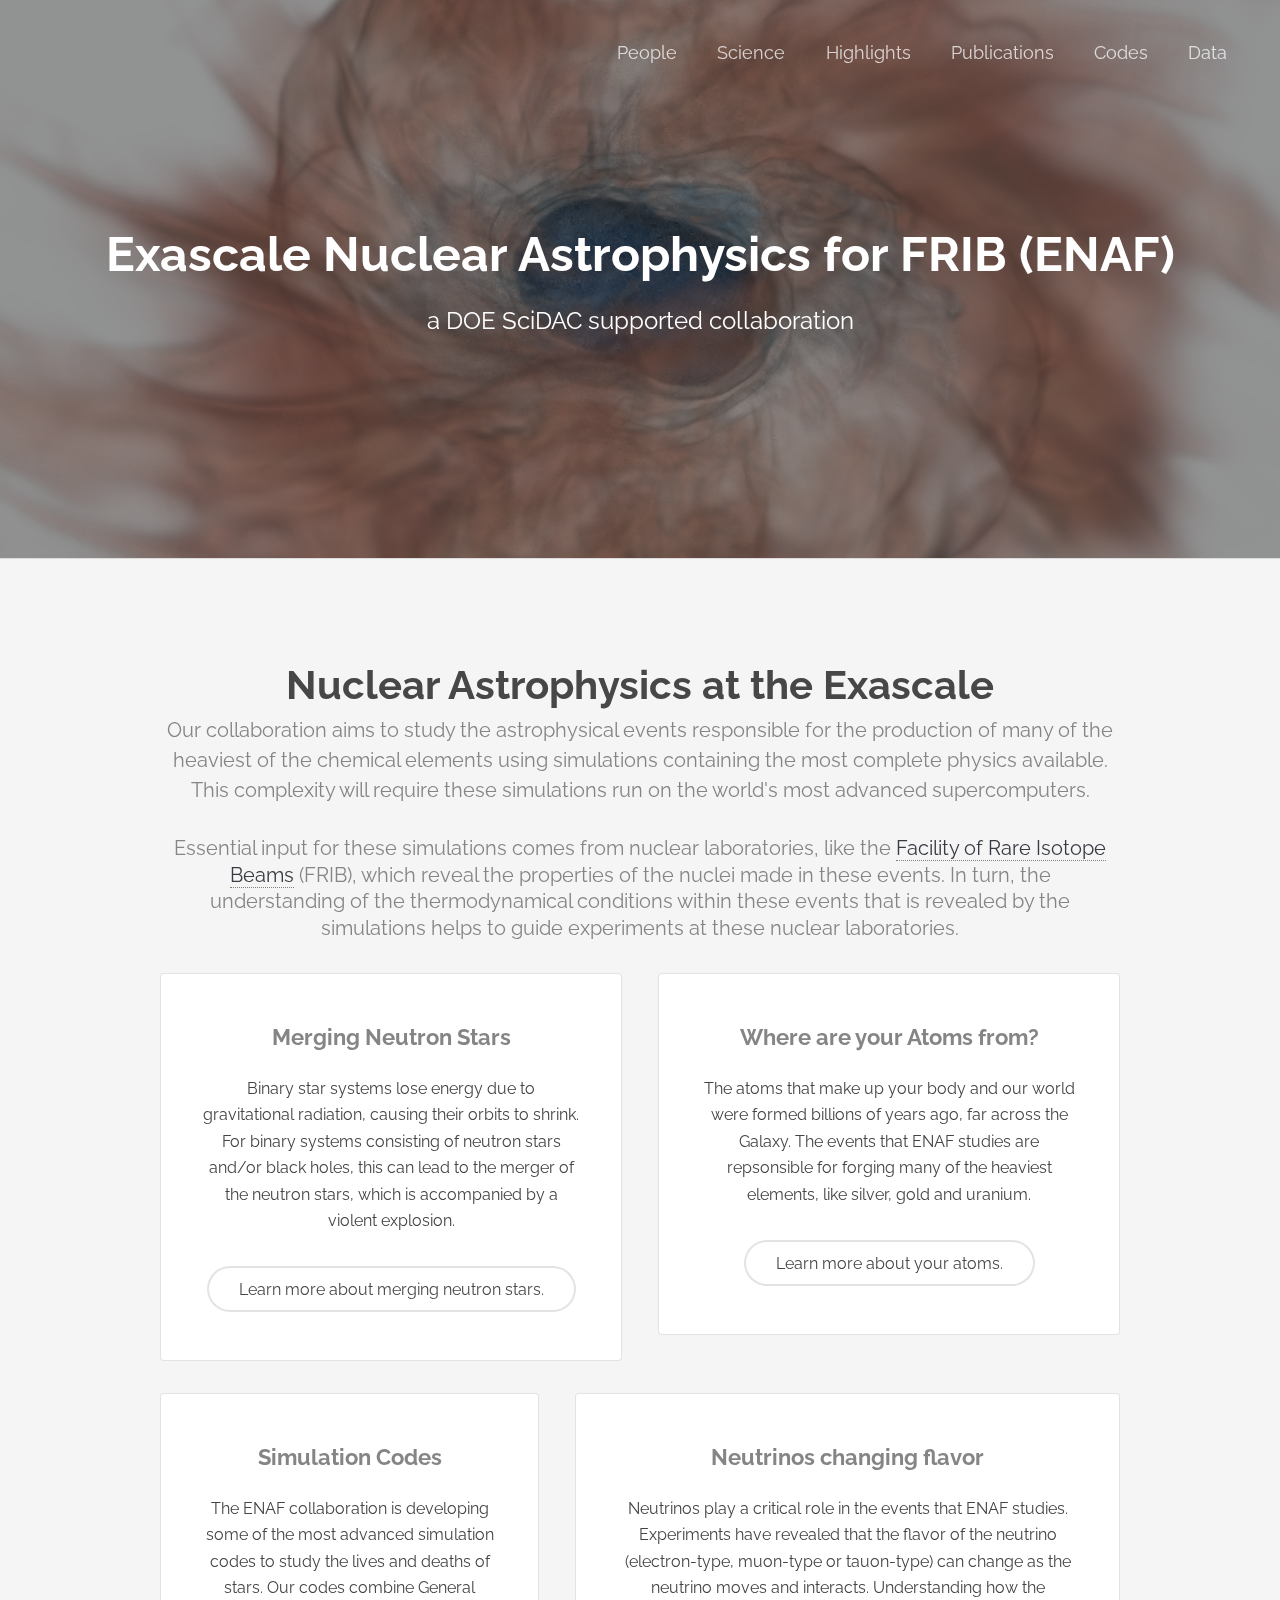
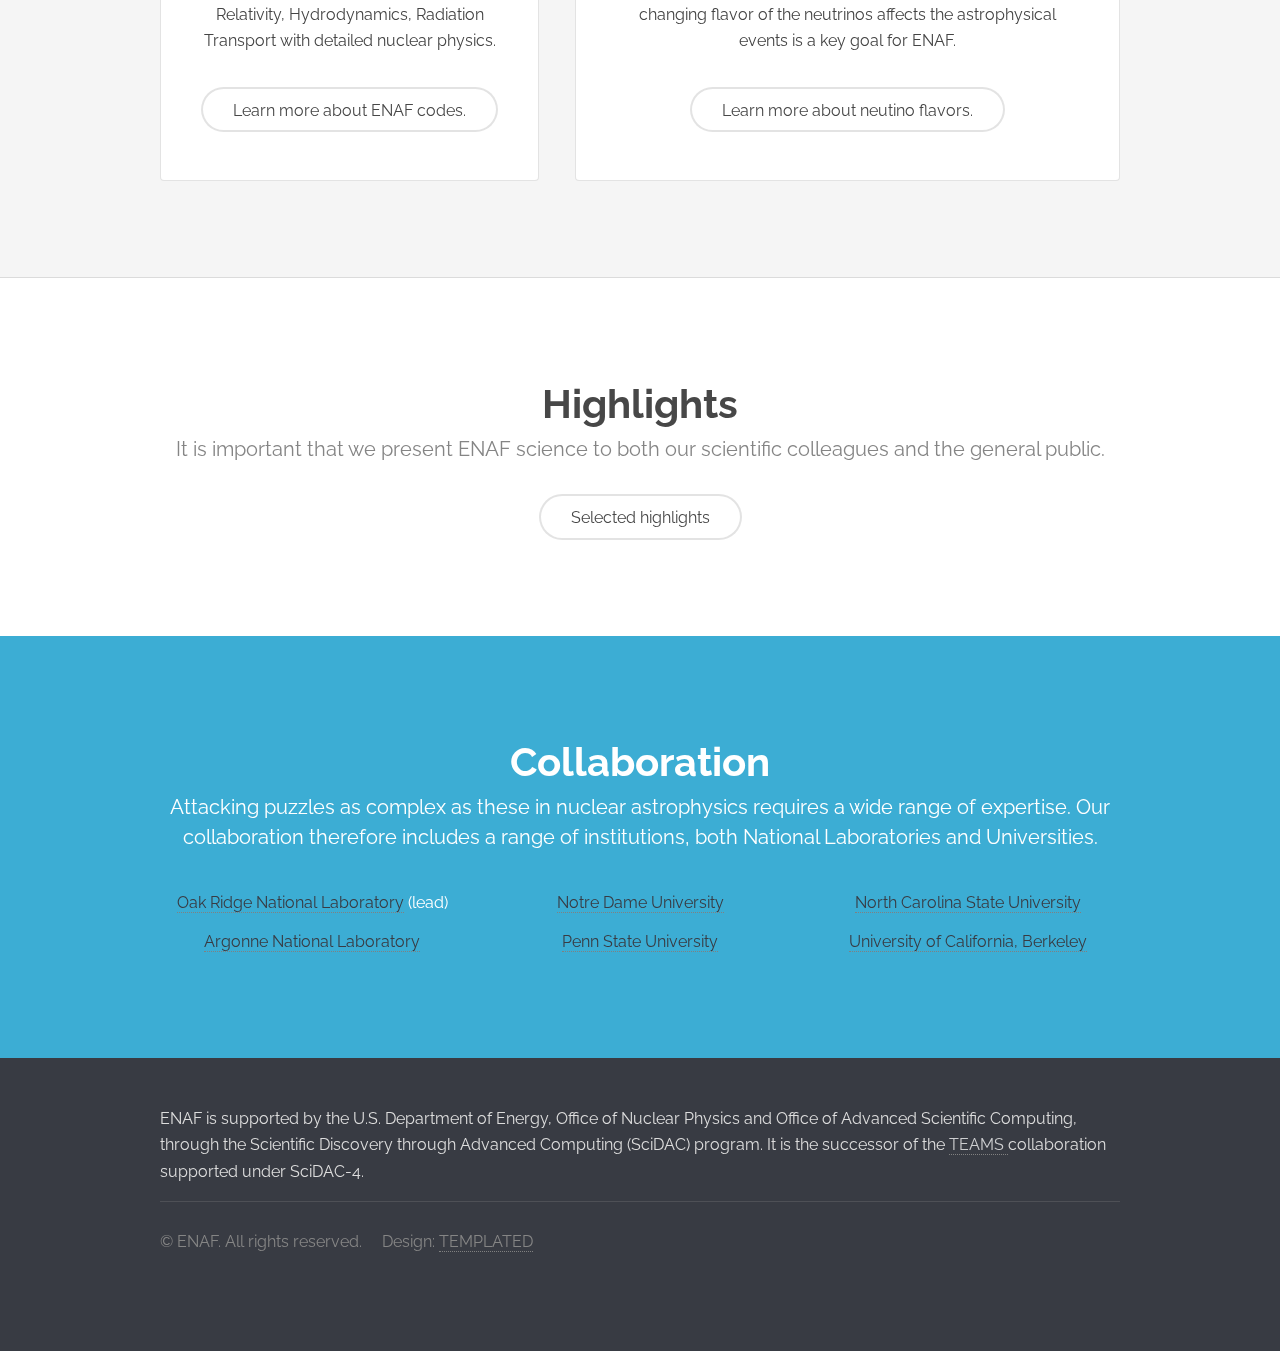
<file: index.html>
<!DOCTYPE html>
<!--
        This webpage is based on Transit by TEMPLATED
	templated.co @templatedco
	Released for free under the Creative Commons Attribution 3.0 license (templated.co/license)
-->
<html lang="en">
  <head>
    <title>ENAF</title>
    <meta http-equiv="content-type" content="text/html; charset=utf-8" />
    <meta name="description" content="" />
    <meta name="keywords" content="" />
    <!--[if lte IE 8]><script src="js/html5shiv.js"></script><![endif]-->
    <script src="js/jquery.min.js"></script>
    <script src="js/skel.min.js"></script>
    <script src="js/skel-layers.min.js"></script>
    <script src="js/init.js"></script>
    <noscript>
      <link rel="stylesheet" href="css/skel.css" />
      <link rel="stylesheet" href="css/style.css" />
      <link rel="stylesheet" href="css/style-xlarge.css" />
    </noscript>
  </head>
  <body class="landing">
    
    <!-- Header -->
    <header id="header">
      <nav id="nav">
	<ul>
	  <li><a href="who.html">People</a></li>
	  <li><a href="science.html">Science</a></li>
	  <li><a href="highlights.html">Highlights</a></li>
	  <li><a href="papers.html">Publications</a></li>
	  <li><a href="codes.html">Codes</a></li>
	  <li><a href="data.html">Data</a></li>
	</ul>
      </nav>
    </header>
    
    <!-- Banner -->
    <section id="banner">
      <h2>Exascale Nuclear Astrophysics for FRIB (ENAF)</h2>
      <p>a DOE SciDAC supported collaboration</p>
    </section>
    
    <!-- One -->
    <section id="one" class="wrapper style1 special">
      <div class="container">
	<header class="major">
	  <h2>Nuclear Astrophysics at the Exascale</h2>
	  <p>Our collaboration aims to study the astrophysical events responsible for the production of many of the heaviest of the chemical elements using  simulations containing the most complete physics available. This complexity will require these simulations run on the world's most advanced supercomputers.</p>
    <p>Essential input for these simulations comes from nuclear laboratories, like the <a href="https://frib.msu.edu">Facility of Rare Isotope Beams</a> (FRIB), which reveal the properties of the nuclei made in these events.  In turn, the understanding of the thermodynamical conditions within these events that is revealed by the simulations helps to guide experiments at these nuclear laboratories.</p>
	</header>

	<div class="row 150%">
	  <div class="6u 12u$(medium)">
	    <section class="box">
	      <h3>Merging Neutron Stars</h3>
	      <p>Binary star systems lose energy due to gravitational radiation, causing their orbits to shrink.  For binary systems consisting of neutron stars and/or black holes, this can lead to the merger of the neutron stars, which is accompanied by a violent explosion.</p>
	      <a href="science_nsm.html" class="button alt">Learn more about merging neutron stars.</a>
	    </section>
	  </div>
	  <div class="6u 12u$(medium)">
	    <section class="box">
	      <h3>Where are your Atoms from?</h3>
	      <p>The atoms that make up your body and our world were formed billions of years
	      ago, far across the Galaxy.  The events that ENAF studies are repsonsible for forging many of the heaviest elements, like silver, gold and uranium.</p>
	      <a href="science_nucleo.html" class="button alt">Learn more about your atoms.</a>
	    </section>
	  </div>
	</div>

	<div class="row 150%">
	  <div class="5u 12u$(medium)">
	    <section class="box">
	      <h3>Simulation Codes</h3>
	      <p>The ENAF collaboration is developing some of the most advanced simulation codes to study the lives and deaths of stars.  Our codes combine General Relativity, Hydrodynamics, Radiation Transport with detailed nuclear physics.</p>
	      <a href="codes.html" class="button alt">Learn more about ENAF codes.</a>
	    </section>
	  </div>

	  <div class="7u 12u$(medium)">
	    <section class="box">
	      <h3>Neutrinos changing flavor</h3>
	      <p>Neutrinos play a critical role in the events that ENAF studies.  Experiments have revealed that the flavor of the neutrino (electron-type, muon-type or tauon-type) can change as the neutrino moves and interacts.  Understanding how the changing flavor of the neutrinos affects the astrophysical events is a key goal for ENAF.</p>
	      <a href="science_flavor.html" class="button alt">Learn more about neutino flavors.</a>
	    </section>
	  </div>
    </div>

  </section>


    <!-- Two -->
    <section id="two" class="wrapper style2 special">
      <div class="container">
	<header class="major">
	  <h2>Highlights</h2>
	  <p>It is important that we present ENAF science to both our scientific colleagues
	  and the general public. </p>
      <a href="highlights.html" class="button alt">Selected highlights </a>
	</header>
      </div>
    </section>

    <!-- Three -->
    <section id="three" class="wrapper style3 special">
      <div class="container">
	<header class="major">
	  <h2>Collaboration</h2>
	  <p>Attacking puzzles as complex as these in nuclear astrophysics requires a wide range of expertise.  
	  Our collaboration therefore includes a range of institutions, both National Laboratories and Universities.</p>
	</header>
        <section class="links">
          <div class="row">
            <section class="4u 12u$(small)">
              <ul class="unstyled">
                <li><a href="http://www.ornl.gov">Oak Ridge National Laboratory</a> (lead)</li>
                <li><a href="http://www.anl.gov">Argonne National Laboratory</a></li>
              </ul>
            </section>
            <section class="4u 12u$(small)">
              <ul class="unstyled">
                <li><a href="http://www.nd.edu">Notre Dame University</a></li>
                <li><a href="http://www.psu.edu">Penn State University</a></li>
              </ul>
            </section>
            <section class="4u 12u$(small)">
              <ul class="unstyled">
                 <li><a href="http://www.ncsu.edu">North Carolina State University </a></li>
                <li><a href="http://www.berkeley.edu">University of California, Berkeley</a></li>
            </ul>
            </section>
          </div>
        </section>
      </div>
    </section>

    <!-- Footer -->
    <footer id="footer">
      <div class="container">
	<section class="ack">
	  ENAF is supported by the U.S. Department of Energy, Office of Nuclear Physics and Office of Advanced Scientific Computing, through the Scientific Discovery through Advanced Computing (SciDAC) program.  It is the successor of the <a href="https://teams-scidac.github.io/index.html"> TEAMS </a> collaboration supported under SciDAC-4.
	</section>
	<div class="row">
	  <div class="8u 12u$(medium)">
	    <ul class="copyright">
	      <li>&copy; ENAF. All rights reserved.</li>
	      <li>Design: <a href="http://templated.co">TEMPLATED</a></li>
	    </ul>
	  </div>
	</div>
      </div>
    </footer>

  </body>
</html>
</file>
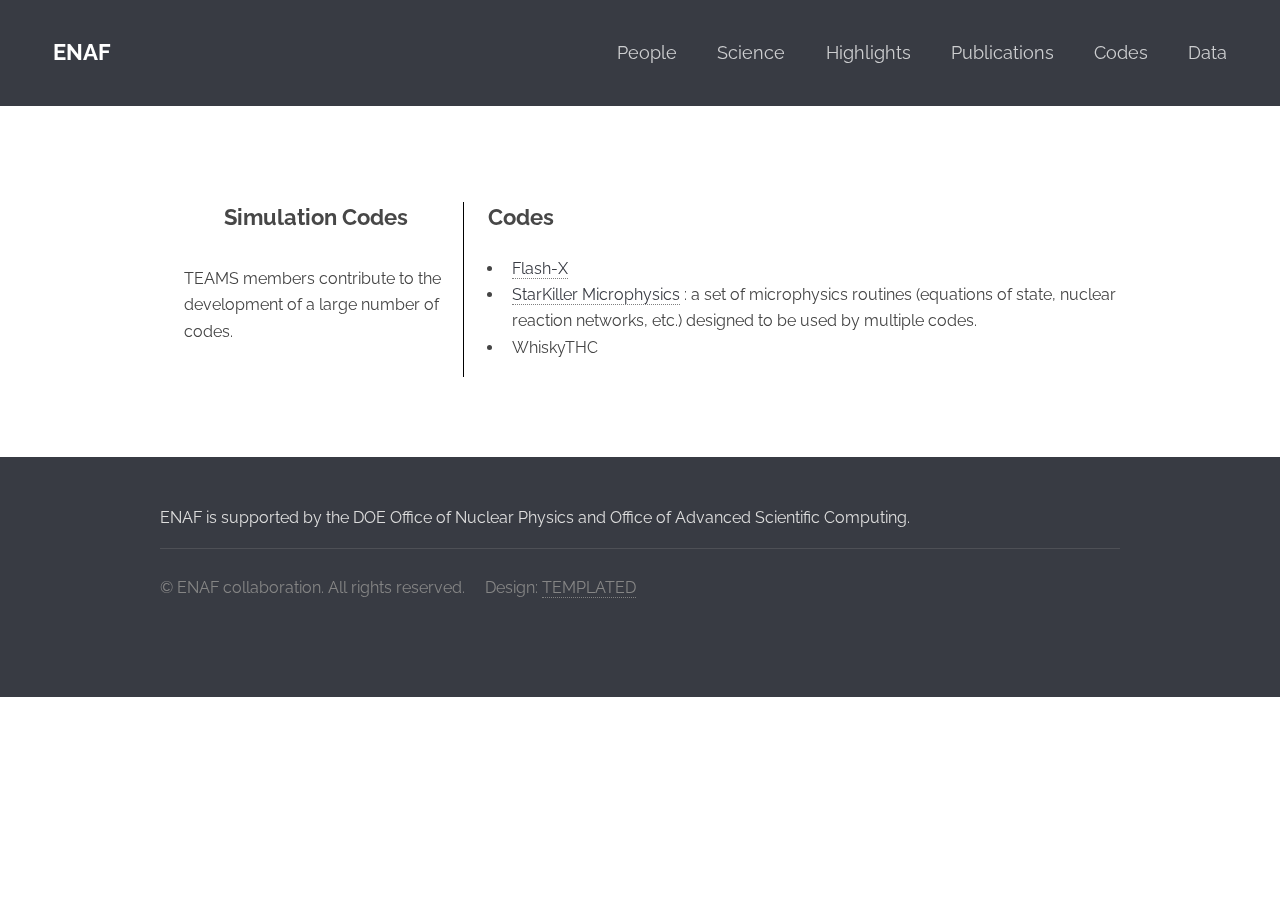
<file: codes.html>
<!DOCTYPE html>
<!--
    Transit by TEMPLATED
    templated.co @templatedco
    Released for free under the Creative Commons Attribution 3.0 license (templated.co/license)
  -->
<html lang="en">
  <head>
    <title>ENAF: codes</title>
    <meta http-equiv="content-type" content="text/html; charset=utf-8" />
    <meta name="description" content="" />
    <meta name="keywords" content="" />
    <!--[if lte IE 8]><script src="js/html5shiv.js"></script><![endif]-->
    <script src="js/jquery.min.js"></script>
    <script src="js/skel.min.js"></script>
    <script src="js/skel-layers.min.js"></script>
    <script src="js/init.js"></script>
    <noscript>
      <link rel="stylesheet" href="css/skel.css" />
      <link rel="stylesheet" href="css/style.css" />
      <link rel="stylesheet" href="css/style-xlarge.css" />
    </noscript>
  </head>
  <body>

    <!-- Header -->
    <header id="header">
      <h1><a href="index.html">ENAF</a></h1>
      <nav id="nav">
	<ul>
	  <li><a href="who.html">People</a></li>
	  <li><a href="science.html">Science</a></li>
	  <li><a href="highlights.html">Highlights</a></li>
	  <li><a href="papers.html">Publications</a></li>
	  <li><a href="codes.html">Codes</a></li>
	  <li><a href="data.html">Data</a></li>
	</ul>
      </nav>
    </header>

    <!-- Main -->
    <section id="main" class="wrapper">
      <div class="container">

	<div class="row">
	  <div id="sidebar" class="4u 12u$(small)">
	    <header class="major">
	      <h3>Simulation Codes</h3>
	    </header>
	    <p>TEAMS members contribute to the development of a large number of codes.</p>

	  </div>

	  <div class="8u$ 12u$(small) important(small)">

            <h3>Codes</h3>

            <ul>
               <li><a href="https://flash-x.org/">Flash-X</a></li>

               <li><a href="http://github.com/Starkiller-astro/Microphysics/">StarKiller Microphysics</a> :
                a set of microphysics routines (equations of state, nuclear reaction networks, etc.)
                designed to be used by multiple codes.</li>

              <li>WhiskyTHC</li>

            </ul>


 
	  </div>
	</div>
      </div>



    </section>

    <!-- Footer -->
    <footer id="footer">
      <div class="container">
	<section class="ack">
	  ENAF is supported by the DOE Office of Nuclear Physics and Office of
          Advanced Scientific Computing.
	</section>
	<div class="row">
	  <div class="8u 12u$(medium)">
	    <ul class="copyright">
	      <li>&copy; ENAF collaboration. All rights reserved.</li>
	      <li>Design: <a href="http://templated.co">TEMPLATED</a></li>
	    </ul>
	  </div>
	</div>
      </div>
    </footer>

  </body>
</html>
</file>
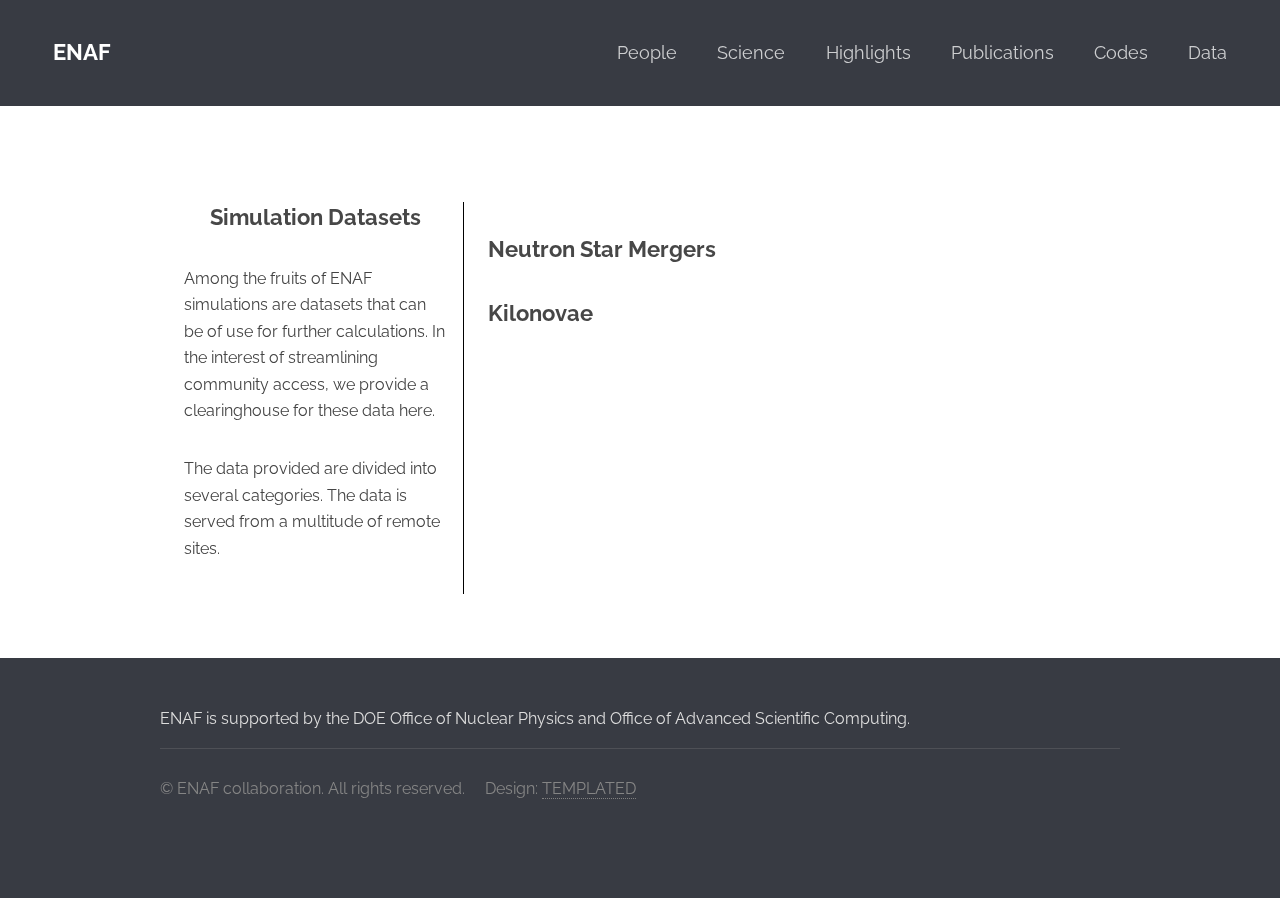
<file: data.html>
<!DOCTYPE html>
<!--
    Transit by TEMPLATED
    templated.co @templatedco
    Released for free under the Creative Commons Attribution 3.0 license (templated.co/license)
  -->
<html lang="en">
  <head>
    <title>ENAF: data</title>
    <meta http-equiv="content-type" content="text/html; charset=utf-8" />
    <meta name="description" content="" />
    <meta name="keywords" content="" />
    <!--[if lte IE 8]><script src="js/html5shiv.js"></script><![endif]-->
    <script src="js/jquery.min.js"></script>
    <script src="js/skel.min.js"></script>
    <script src="js/skel-layers.min.js"></script>
    <script src="js/init.js"></script>
    <noscript>
      <link rel="stylesheet" href="css/skel.css" />
      <link rel="stylesheet" href="css/style.css" />
      <link rel="stylesheet" href="css/style-xlarge.css" />
    </noscript>
  </head>
  <body>

    <!-- Header -->
    <header id="header">
      <h1><a href="index.html">ENAF</a></h1>
      <nav id="nav">
	<ul>
	  <li><a href="who.html">People</a></li>
	  <li><a href="science.html">Science</a></li>
	  <li><a href="highlights.html">Highlights</a></li>
	  <li><a href="papers.html">Publications</a></li>
	  <li><a href="codes.html">Codes</a></li>
	  <li><a href="data.html">Data</a></li>
	</ul>
      </nav>
    </header>

    <!-- Main -->
    <section id="main" class="wrapper">
      <div class="container">

	<div class="row">
	  <div id="sidebar" class="4u 12u$(small)">
	    <header class="major">
	      <h3>Simulation Datasets</h3>
	    </header>
	    <p>Among the fruits of ENAF simulations are datasets that can be of use for further calculations.
	    In the interest of streamlining community access, we provide a clearinghouse for these data here.</p>

        <p>The data provided are divided into several categories.  The data is served from a multitude of remote sites.</p>

	  </div>

	  <div class="8u$ 12u$(small) important(small)">

            <p><h3>Neutron Star Mergers</h3>

            <ul>

            </ul>

            <p><h3>Kilonovae</h3>
            <ul>

            </ul>


	  </div>
	</div>
      </div>



    </section>

    <!-- Footer -->
    <footer id="footer">
      <div class="container">
	<section class="ack">
	  ENAF is supported by the DOE Office of Nuclear Physics and Office of
          Advanced Scientific Computing.
	</section>
	<div class="row">
	  <div class="8u 12u$(medium)">
	    <ul class="copyright">
	      <li>&copy; ENAF collaboration. All rights reserved.</li>
	      <li>Design: <a href="http://templated.co">TEMPLATED</a></li>
	    </ul>
	  </div>
	</div>
      </div>
    </footer>

  </body>
</html>
</file>
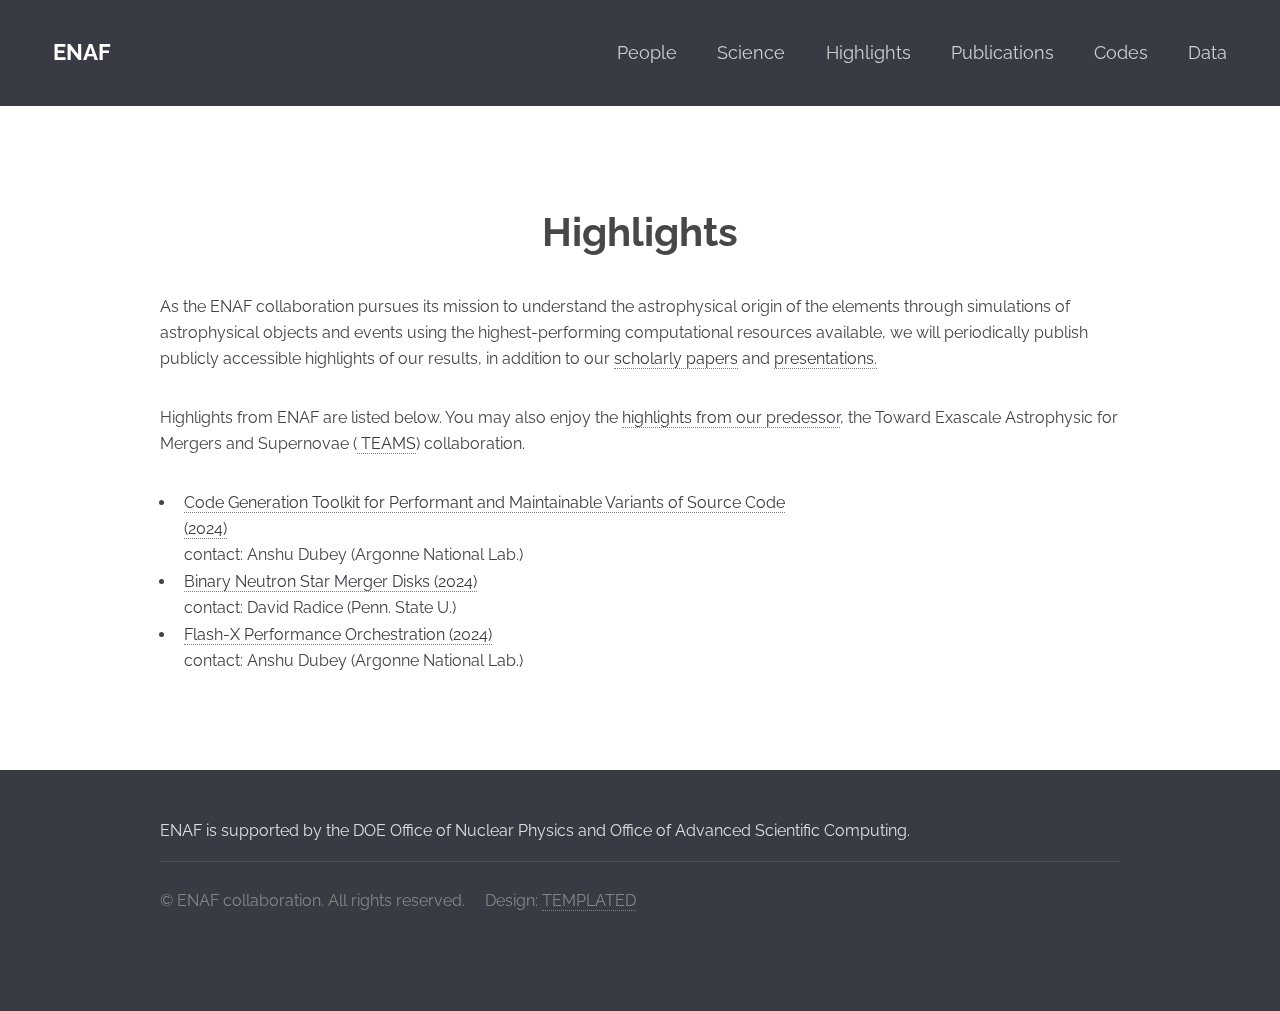
<file: highlights.html>
<!DOCTYPE html>
<!--
    Transit by TEMPLATED
    templated.co @templatedco
    Released for free under the Creative Commons Attribution 3.0 license (templated.co/license)
  -->
<html lang="en">
  <head>
    <title>ENAF: Highlights</title>
    <meta http-equiv="content-type" content="text/html; charset=utf-8" />
    <meta name="description" content="" />
    <meta name="keywords" content="" />
    <!--[if lte IE 8]><script src="js/html5shiv.js"></script><![endif]-->
    <script src="js/jquery.min.js"></script>
    <script src="js/skel.min.js"></script>
    <script src="js/skel-layers.min.js"></script>
    <script src="js/init.js"></script>
    <noscript>
      <link rel="stylesheet" href="css/skel.css" />
      <link rel="stylesheet" href="css/style.css" />
      <link rel="stylesheet" href="css/style-xlarge.css" />
    </noscript>
  </head>
  <body>

    <!-- Header -->
    <header id="header">
      <h1><a href="index.html">ENAF</a></h1>
      <nav id="nav">
	<ul>
	  <li><a href="who.html">People</a></li>
	  <li><a href="science.html">Science</a></li>
	  <li><a href="highlights.html">Highlights</a></li>
	  <li><a href="papers.html">Publications</a></li>
	  <li><a href="codes.html">Codes</a></li>
	  <li><a href="data.html">Data</a></li>
	</ul>
      </nav>
    </header>

    <!-- Main -->
    <section id="main" class="wrapper">
      <div class="container">

	<!-- .............................................................. -->
	
	<header class="major">
	  <h2>Highlights</h2>
        </header>
        <p>As the ENAF collaboration pursues its mission to understand the astrophysical origin of
          the elements through simulations of astrophysical objects and events using the 
          highest-performing computational resources available, we will periodically publish publicly 
          accessible highlights of our results, in addition to our <a href="papers.html#papers">scholarly papers</a> 
          and <a href="papers.html#presentations">presentations.</a>  </p>

         <p>Highlights from ENAF are listed below.  You may also enjoy the <a href="https://teams-scidac.github.io/highlights.html"> highlights from our predessor</a>, the Toward Exascale Astrophysic for Mergers and Supernovae (<a href="https://teams-scidac.github.io/highlights.html"> TEAMS</a>) collaboration.</p>


	<div class="8u$ 12u$(small) important(small)">

	  <div class="scidac">
            <!-- the highlights in the "scidac" div will be scrapped by the main DOE SciDAC site and posted there -->

            <ul>
              <li>
                <a href="highlights/CGKit.pdf">Code Generation Toolkit for Performant and Maintainable Variants of Source Code (2024)</a><br>
                contact: Anshu Dubey (Argonne National Lab.)
              </li>
              <li>
                <a href="highlights/Camilletti_et_al_PRD109_063023_2024.pdf">Binary Neutron Star Merger Disks (2024)</a><br>
                contact: David Radice (Penn. State U.)
              </li>
              <li>
                <a href="highlights/Flash-X_Performance.pdf">Flash-X Performance Orchestration (2024)</a><br>
                contact: Anshu Dubey (Argonne National Lab.)
              </li>

            
            </ul>
          </div> <!-- end scidac -->

	</div>
      </div>
    </section>

    <!-- Footer -->
    <footer id="footer">
      <div class="container">
        <section class="ack">
          ENAF is supported by the DOE Office of Nuclear Physics and Office of
          Advanced Scientific Computing.
        </section>
        <div class="row">
          <div class="8u 12u$(medium)">
	    <ul class="copyright">
	      <li>&copy; ENAF collaboration. All rights reserved.</li>
	      <li>Design: <a href="http://templated.co">TEMPLATED</a></li>
	    </ul>
          </div>
        </div>
      </div>
    </footer>

  </body>
</html>
</file>
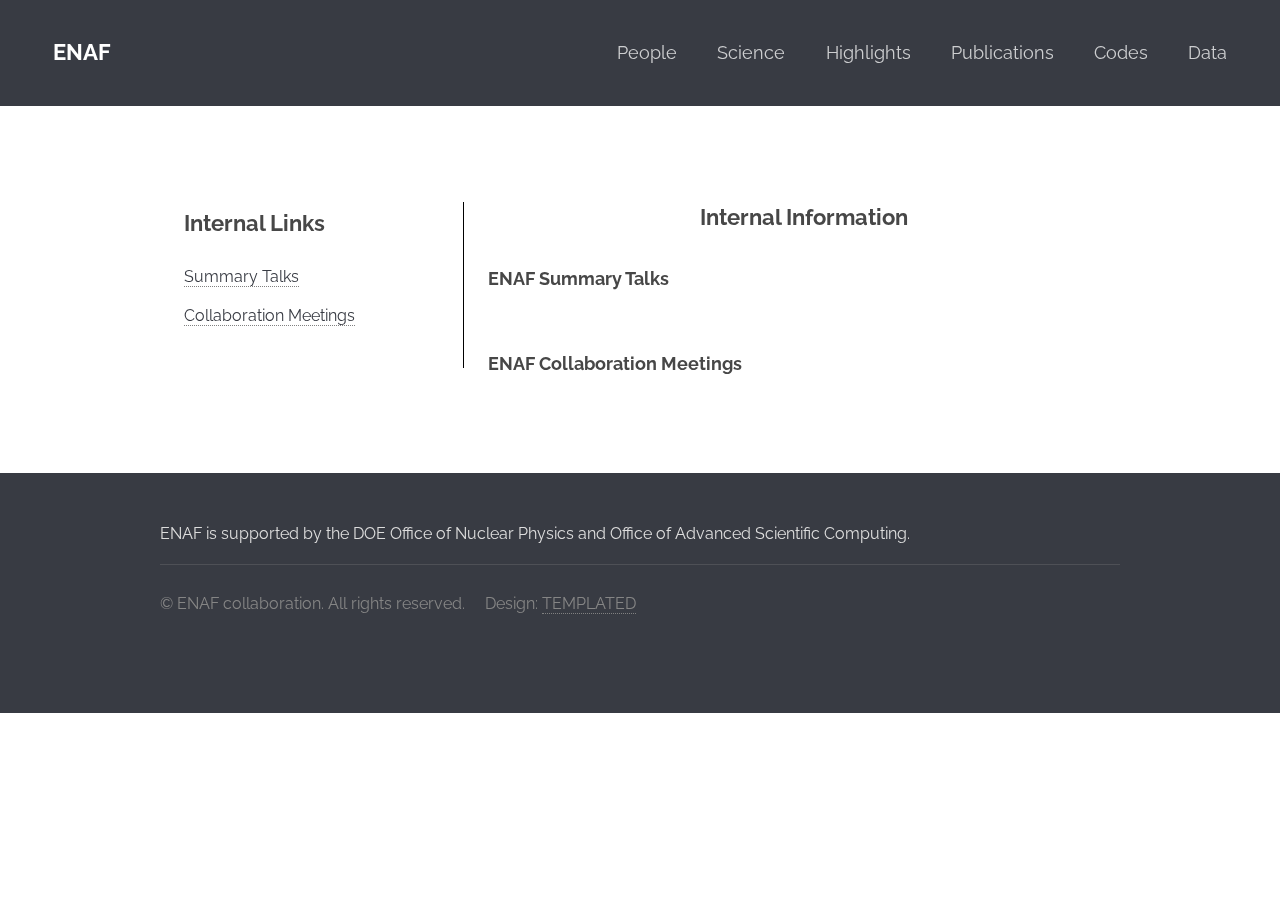
<file: internal.html>
<!DOCTYPE html>
<!--
    Transit by TEMPLATED
    templated.co @templatedco
    Released for free under the Creative Commons Attribution 3.0 license (templated.co/license)
  -->
<html lang="en">
  <head>
    <title>ENAF: internal</title>
    <meta http-equiv="content-type" content="text/html; charset=utf-8" />
    <meta name="description" content="" />
    <meta name="keywords" content="" />
    <!--[if lte IE 8]><script src="js/html5shiv.js"></script><![endif]-->
    <script src="js/jquery.min.js"></script>
    <script src="js/skel.min.js"></script>
    <script src="js/skel-layers.min.js"></script>
    <script src="js/init.js"></script>
    <noscript>
      <link rel="stylesheet" href="css/skel.css" />
      <link rel="stylesheet" href="css/style.css" />
      <link rel="stylesheet" href="css/style-xlarge.css" />
    </noscript>
  </head>
  <body>

    <!-- Header -->
    <header id="header">
      <h1><a href="index.html">ENAF</a></h1>
      <nav id="nav">
	<ul>
	  <li><a href="who.html">People</a></li>
	  <li><a href="science.html">Science</a></li>
	  <li><a href="highlights.html">Highlights</a></li>
	  <li><a href="papers.html">Publications</a></li>
	  <li><a href="codes.html">Codes</a></li>
	  <li><a href="data.html">Data</a></li>
	</ul>
      </nav>
    </header>

    <!-- Main -->
    <section id="main" class="wrapper">
      <div class="container">

        <div class="row">
          <div id="sidebar" class="4u 12u$(small)">

            <section>
              <ul class="unstyled">
                <li><h3>Internal Links</h3></li>
                <li><a href = "#talks">Summary Talks</a></li>
                <li><a href = "#meetings">Collaboration Meetings</a> </li>
              </ul>
            </section>
          </div>

          <div class="8u$ 12u$(small) important(small)">

            <header class="major">
              <h3>Internal Information</h3>
            </header>

            <!-- <a href="#" class="image fit"><img src="images/pic07.jpg" alt="" /></a> -->

            <div>
              <h4><a id="talks"></a>ENAF Summary Talks</h4>
              <ul class="unstyled">
             </ul>

              <br>

              <h4><a id="meetings"></a>ENAF Collaboration Meetings</h4>
              <ul class="unstyled">
              </ul>


            </div>
          </div>
        </div>
      </div>
    </section>

    <!-- Footer -->
    <footer id="footer">
      <div class="container">
        <section class="ack">
          ENAF is supported by the DOE Office of Nuclear Physics and Office of
          Advanced Scientific Computing.
        </section>
        <div class="row">
          <div class="8u 12u$(medium)">
            <ul class="copyright">
              <li>&copy; ENAF collaboration. All rights reserved.</li>
              <li>Design: <a href="http://templated.co">TEMPLATED</a></li>
            </ul>
          </div>
        </div>
      </div>
    </footer>

  </body>
</html>
</file>
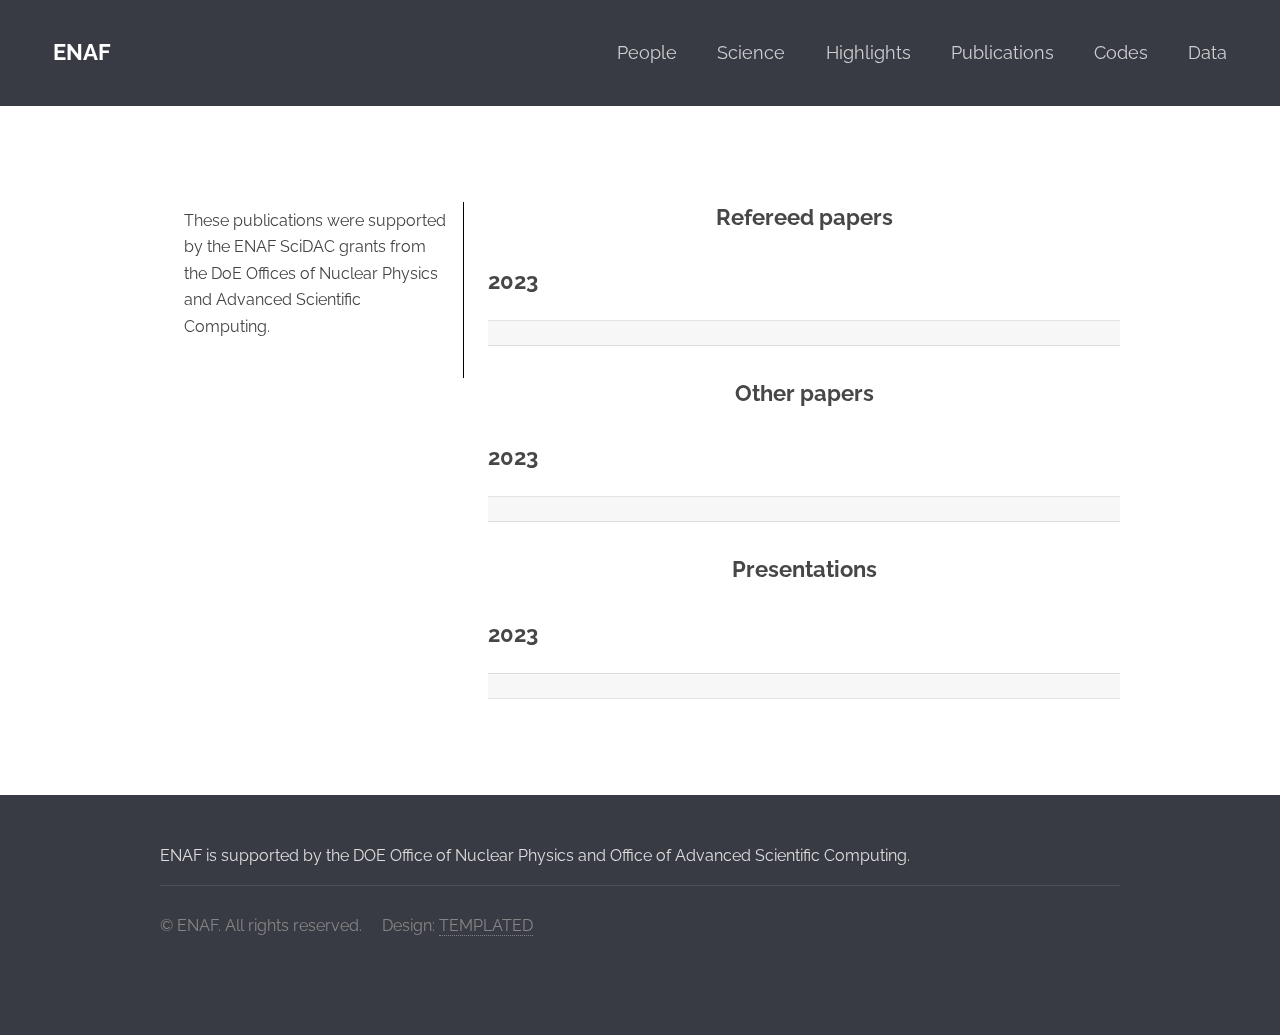
<file: papers.html>
<!DOCTYPE html>
<!--
	Transit by TEMPLATED
	templated.co @templatedco
	Released for free under the Creative Commons Attribution 3.0 license (templated.co/license)
-->
<html lang="en">
  <head>

    <title>ENAF: papers</title>
    <meta http-equiv="content-type" content="text/html; charset=utf-8" />
    <meta name="description" content="" />
    <meta name="keywords" content="" />
    <!--[if lte IE 8]><script src="js/html5shiv.js"></script><![endif]-->
    <script src="js/jquery.min.js"></script>
    <script src="js/skel.min.js"></script>
    <script src="js/skel-layers.min.js"></script>
    <script src="js/init.js"></script>
    <noscript>
      <link rel="stylesheet" href="css/skel.css" />
      <link rel="stylesheet" href="css/style.css" />
      <link rel="stylesheet" href="css/style-xlarge.css" />
    </noscript>
  </head>
  <body>

    <!-- Header -->
    <header id="header">
      <h1><a href="index.html">ENAF</a></h1>
      <nav id="nav">
	<ul>
	  <li><a href="who.html">People</a></li>
	  <li><a href="science.html">Science</a></li>
	  <li><a href="highlights.html">Highlights</a></li>
	  <li><a href="papers.html">Publications</a></li>
	  <li><a href="codes.html">Codes</a></li>
          <li><a href="data.html">Data</a></li>
	</ul>
      </nav>
    </header>

    <!-- Main -->
    <section id="main" class="wrapper">
      <div class="container">

	<div class="row">
	  <div id="sidebar" class="4u 12u$(small)">
	    <section>
	      <ul class="unstyled">
		<li>These publications were supported by the ENAF SciDAC grants from the DoE Offices of Nuclear Physics and Advanced Scientific Computing.</li>
	      </ul>
	    </section>
	  </div>

          <div class="8u$ 12u$(small) important(small)">

            <header id ="papers" class='major'>
              <h3>Refereed papers</h3>
            </header>

            <p><h3><a name='2023'></a>2023</h3>
                <div class='table-wrapper'>
<table>
<tr><td> </td></tr>
</table>
                </div>


            <header class='major'>
              <h3>Other papers</h3>
            </header>

            <p><h3><a name='2023'></a>2023</h3>
<div class='table-wrapper'>
  <table>
<tr><td></td></tr>
</table>
</div>





            <header id ="presentations" class='major'>
              <h3>Presentations</h3>
            </header>

            <p><h3><a name='2023'></a>2023</h3>
<div class='table-wrapper'>
  <table>
<tr><td></td></tr>
</table>
</div>


          </div>

        </div>
      </div>
    </section>

    <!-- Footer -->
    <footer id="footer">
      <div class="container">
	<section class="ack">
	  ENAF is supported by the DOE Office of Nuclear Physics and Office of
          Advanced Scientific Computing.
	</section>
	<div class="row">
	  <div class="8u 12u$(medium)">
	    <ul class="copyright">
	      <li>&copy; ENAF. All rights reserved.</li>
	      <li>Design: <a href="http://templated.co">TEMPLATED</a></li>
	    </ul>
	  </div>
	</div>
      </div>
    </footer>

  </body>
</html>
</file>
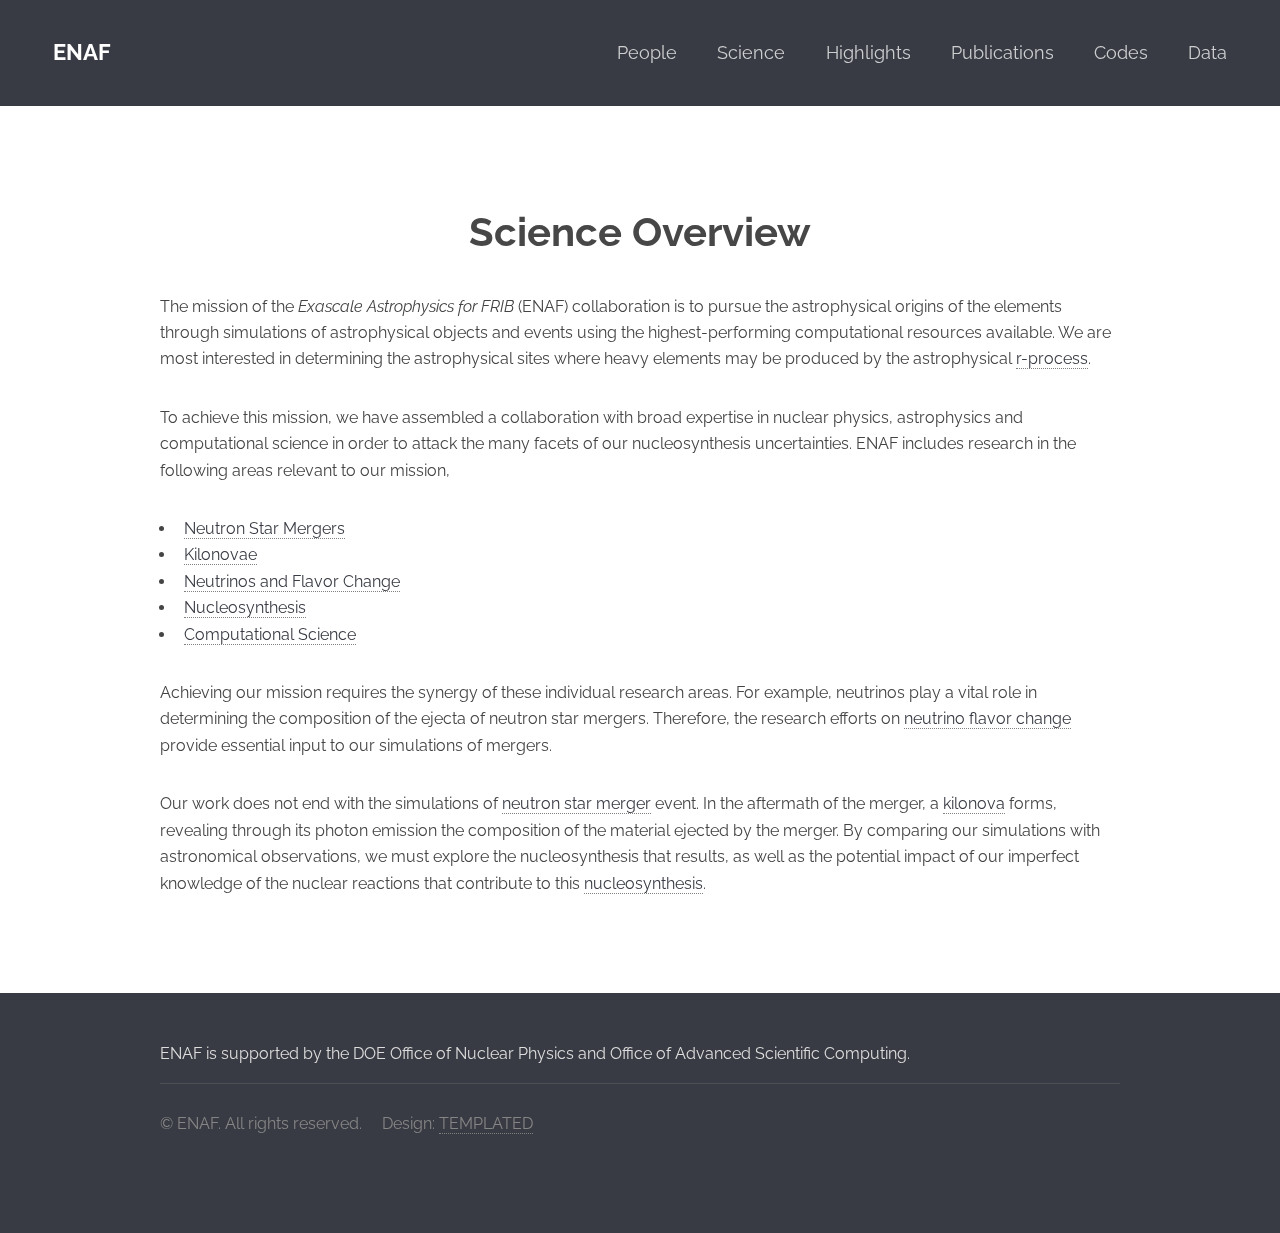
<file: science.html>
<!DOCTYPE html>
<!--
    Transit by TEMPLATED
    templated.co @templatedco
    Released for free under the Creative Commons Attribution 3.0 license (templated.co/license)
  -->
<html lang="en">
  <head>
    <title>ENAF: Science</title>
    <meta http-equiv="content-type" content="text/html; charset=utf-8" />
    <meta name="description" content="" />
    <meta name="keywords" content="" />
    <!--[if lte IE 8]><script src="js/html5shiv.js"></script><![endif]-->
    <script src="js/jquery.min.js"></script>
    <script src="js/skel.min.js"></script>
    <script src="js/skel-layers.min.js"></script>
    <script src="js/init.js"></script>
    <noscript>
      <link rel="stylesheet" href="css/skel.css" />
      <link rel="stylesheet" href="css/style.css" />
      <link rel="stylesheet" href="css/style-xlarge.css" />
    </noscript>
  </head>
  <body>
    
    <!-- Header -->
    <header id="header">
      <h1><a href="index.html">ENAF</a></h1>
      <nav id="nav">
	<ul>
	  <li><a href="who.html">People</a></li>
	  <li><a href="science.html">Science</a></li>
	  <li><a href="highlights.html">Highlights</a></li>
	  <li><a href="papers.html">Publications</a></li>
	  <li><a href="codes.html">Codes</a></li>
	  <li><a href="data.html">Data</a></li>
        </ul>
      </nav>
    </header>
    
    <!-- Main -->
    <section id="main" class="wrapper">
      <div class="container">

	<!-- .............................................................. -->
	
	<header class="major">
	  <h2>Science Overview</h2>
        </header>
        <p>The mission of the <i>Exascale Astrophysics for FRIB</i> (ENAF) collaboration is to
          pursue the astrophysical origins of the elements through
          simulations of astrophysical objects and events using the
          highest-performing computational resources available.
          We are most interested in determining the
          astrophysical sites where heavy elements may be produced
          by the astrophysical
          <a href="https://en.wikipedia.org/wiki/R-process">r-process</a>.  </p>

        <div class="row 150%">
          <div class="12u 12u(medium)">
            
            <p>To achieve this mission, we have assembled a
              collaboration with broad expertise in nuclear
              physics, astrophysics and computational science in order
              to attack the many facets of our nucleosynthesis uncertainties.
              ENAF includes research in the following areas relevant to our mission,</p>

            <ul>
              <li><a href="science_nsm.html"> Neutron Star Mergers </a></li>
              <li><a href="science_kilonova.html"> Kilonovae </a></li>
              <li><a href="science_flavor.html"> Neutrinos and Flavor Change</a></li>
              <li><a href="science_nucleo.html"> Nucleosynthesis </a></li>
              <li><a href="science_computational.html"> Computational Science </a></li>
            </ul>
          </div>
        </div>

        <p>Achieving our mission requires the synergy of these
          individual research areas.  For example, neutrinos play a vital role in
          determining the composition of the ejecta of neutron star mergers.
          Therefore, the research efforts on <a href="science_flavor.html"> neutrino flavor change </a> provide essential input
          to our simulations of mergers.  </p>

        <p>Our work does not end with the simulations of
          <a href="science_nsm.html">neutron star merger</a>
          event. In the aftermath of the merger, a <a href="science_kilonova.html">kilonova</a> forms, revealing
          through its photon emission the composition of the material ejected by
          the merger. By comparing our simulations with astronomical observations,  we must explore the nucleosynthesis that results, as
          well as the potential impact of our imperfect knowledge of the
          nuclear reactions that contribute to
          this <a href="science_nucleo.html">nucleosynthesis</a>.
          

      </div>
    </section>

    <!-- Footer -->
    <footer id="footer">
      <div class="container">
	<section class="ack">
	  ENAF is supported by the DOE Office of Nuclear Physics and Office of
          Advanced Scientific Computing.
	</section>
	<div class="row">
	  <div class="8u 12u$(medium)">
	    <ul class="copyright">
	      <li>&copy; ENAF. All rights reserved.</li>
	      <li>Design: <a href="http://templated.co">TEMPLATED</a></li>
	    </ul>
	  </div>
	</div>
      </div>
    </footer>

  </body>
</html>
</file>
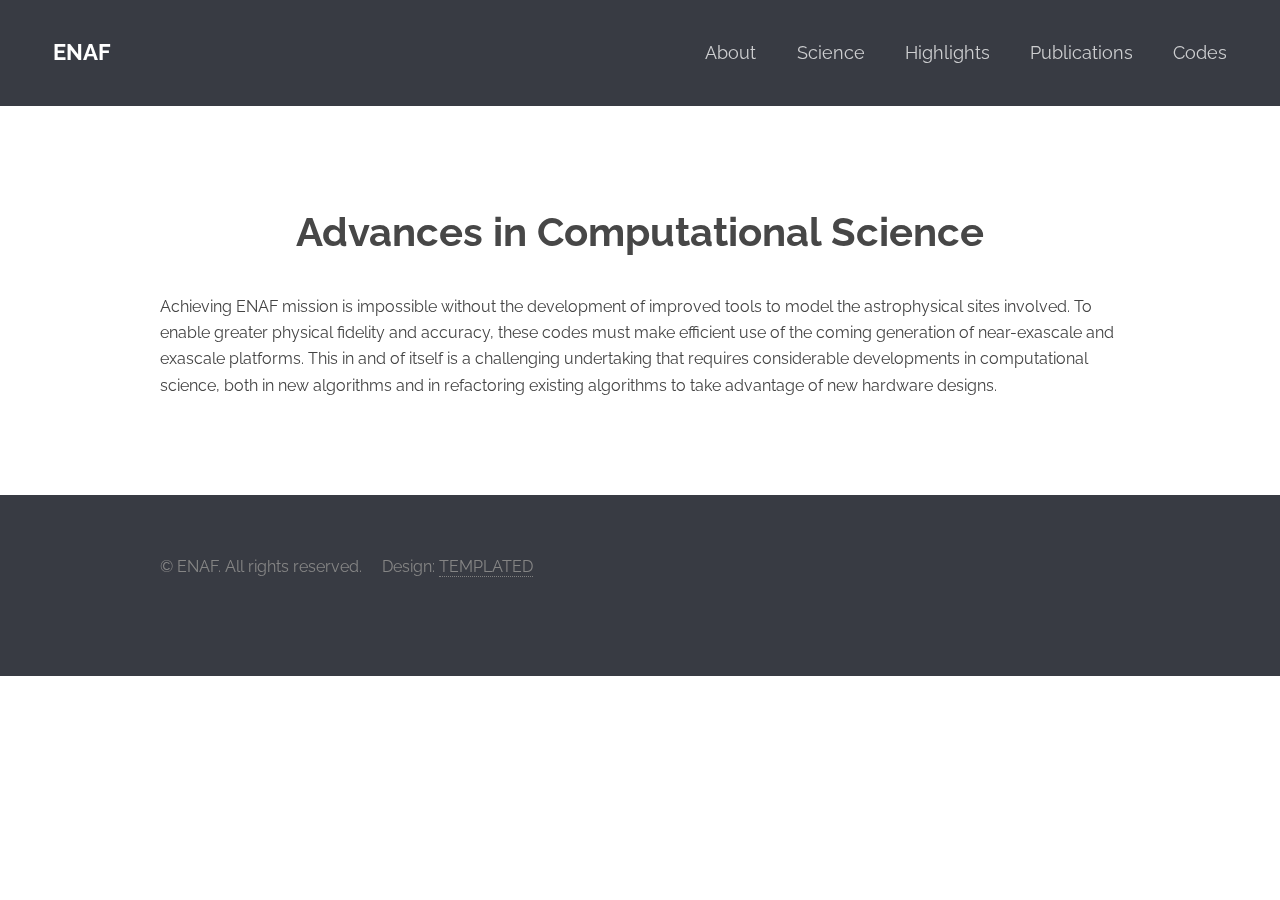
<file: science_computational.html>
<!DOCTYPE html>
<!--
    Transit by TEMPLATED
    templated.co @templatedco
    Released for free under the Creative Commons Attribution 3.0 license (templated.co/license)
  -->
<html lang="en">
  <head>
    <title>ENAF: Science</title>
    <meta http-equiv="content-type" content="text/html; charset=utf-8" />
    <meta name="description" content="" />
    <meta name="keywords" content="" />
    <!--[if lte IE 8]><script src="js/html5shiv.js"></script><![endif]-->
    <script src="js/jquery.min.js"></script>
    <script src="js/skel.min.js"></script>
    <script src="js/skel-layers.min.js"></script>
    <script src="js/init.js"></script>
    <noscript>
      <link rel="stylesheet" href="css/skel.css" />
      <link rel="stylesheet" href="css/style.css" />
      <link rel="stylesheet" href="css/style-xlarge.css" />
    </noscript>
  </head>
  <body>

    <!-- Header -->
    <header id="header">
      <h1><a href="index.html">ENAF</a></h1>
      <nav id="nav">
	<ul>
	  <li><a href="who.html">About</a></li>
	  <li><a href="science.html">Science</a></li>
	  <li><a href="highlights.html">Highlights</a></li>
	  <li><a href="papers.html">Publications</a></li>
	  <li><a href="codes.html">Codes</a></li>
	</ul>
      </nav>
    </header>

    <!-- Main -->
    <section id="main" class="wrapper">
      <div class="container">

	<!-- .............................................................. -->

	<header class="major">
	  <h2>Advances in Computational Science</h2>
        </header>

        <p>Achieving ENAF mission is impossible without the development of improved
          tools to model the astrophysical sites involved.  To enable greater physical
          fidelity and accuracy, these codes must make efficient use of the coming
          generation of near-exascale and exascale platforms.   This in and of itself is
          a challenging undertaking that requires considerable developments in computational
          science, both in new algorithms and in refactoring existing algorithms to take
          advantage of new hardware designs.

      </div>
    </section>

    <!-- .............................................................. -->


    <!-- Footer -->
    <footer id="footer">
      <div class="container">
	<div class="row">
	  <div class="8u 12u$(medium)">
	    <ul class="copyright">
	      <li>&copy; ENAF. All rights reserved.</li>
	      <li>Design: <a href="http://templated.co">TEMPLATED</a></li>
	    </ul>
	  </div>
	</div>
      </div>
    </footer>

  </body>
</html>
</file>
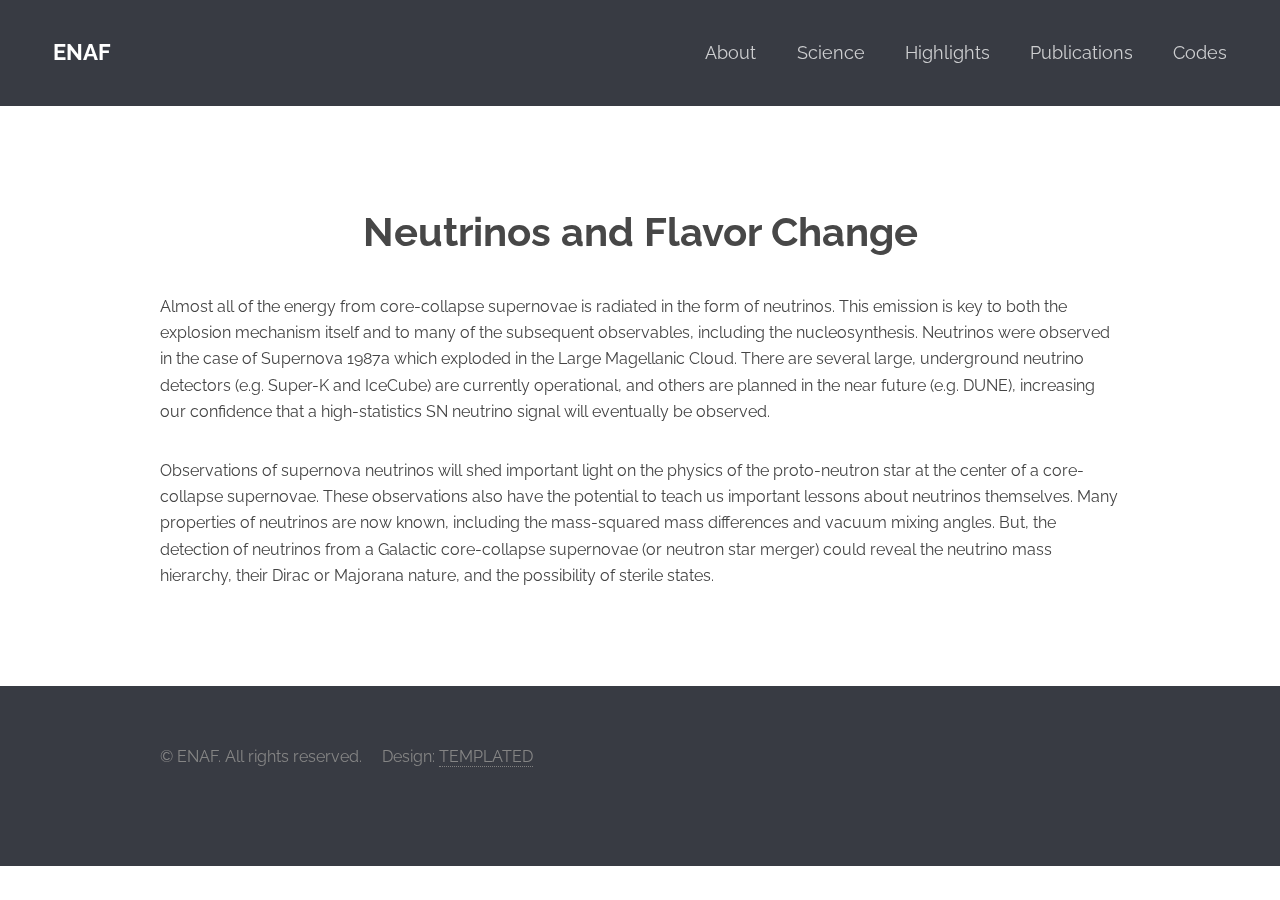
<file: science_flavor.html>
<!DOCTYPE html>
<!--
    Transit by TEMPLATED
    templated.co @templatedco
    Released for free under the Creative Commons Attribution 3.0 license (templated.co/license)
  -->
<html lang="en">
  <head>
    <title>ENAF: Science</title>
    <meta http-equiv="content-type" content="text/html; charset=utf-8" />
    <meta name="description" content="" />
    <meta name="keywords" content="" />
    <!--[if lte IE 8]><script src="js/html5shiv.js"></script><![endif]-->
    <script src="js/jquery.min.js"></script>
    <script src="js/skel.min.js"></script>
    <script src="js/skel-layers.min.js"></script>
    <script src="js/init.js"></script>
    <noscript>
      <link rel="stylesheet" href="css/skel.css" />
      <link rel="stylesheet" href="css/style.css" />
      <link rel="stylesheet" href="css/style-xlarge.css" />
    </noscript>
  </head>
  <body>

    <!-- Header -->
    <header id="header">
      <h1><a href="index.html">ENAF</a></h1>
      <nav id="nav">
	<ul>
	  <li><a href="who.html">About</a></li>
	  <li><a href="science.html">Science</a></li>
	  <li><a href="highlights.html">Highlights</a></li>
	  <li><a href="papers.html">Publications</a></li>
	  <li><a href="codes.html">Codes</a></li>
	</ul>
      </nav>
    </header>

    <!-- Main -->
    <section id="main" class="wrapper">
      <div class="container">

	<!-- .............................................................. -->

	<header class="major">
	  <h2>Neutrinos and Flavor Change</h2>
        </header>



          <p>Almost all of the energy from core-collapse supernovae is radiated in the form
            of neutrinos. This emission is key to both the explosion mechanism itself and to
            many of the subsequent observables, including the nucleosynthesis.  Neutrinos were
            observed in the case of Supernova 1987a which exploded in the Large Magellanic Cloud.
            There are several large, underground neutrino detectors (e.g. Super-K and IceCube)
            are currently operational, and others are planned in the near future (e.g. DUNE),
            increasing our confidence that a high-statistics SN neutrino signal will eventually
            be observed. </p>

          <p>Observations of supernova neutrinos will shed important light on the physics of the
            proto-neutron star at the center of a core-collapse supernovae.  These observations
            also have the potential to teach us important lessons about neutrinos themselves.
            Many properties of neutrinos are now known, including the mass-squared mass
            differences and vacuum mixing angles. But, the detection of neutrinos from a Galactic
            core-collapse supernovae (or neutron star merger) could reveal the neutrino mass
            hierarchy, their Dirac or Majorana nature, and the possibility of sterile states.</p>

        </div>


        </div>

      </div>
    </section>

    <!-- .............................................................. -->


    <!-- Footer -->
    <footer id="footer">
      <div class="container">
	<div class="row">
	  <div class="8u 12u$(medium)">
	    <ul class="copyright">
	      <li>&copy; ENAF. All rights reserved.</li>
	      <li>Design: <a href="http://templated.co">TEMPLATED</a></li>
	    </ul>
	  </div>
	</div>
      </div>
    </footer>

  </body>
</html>
</file>
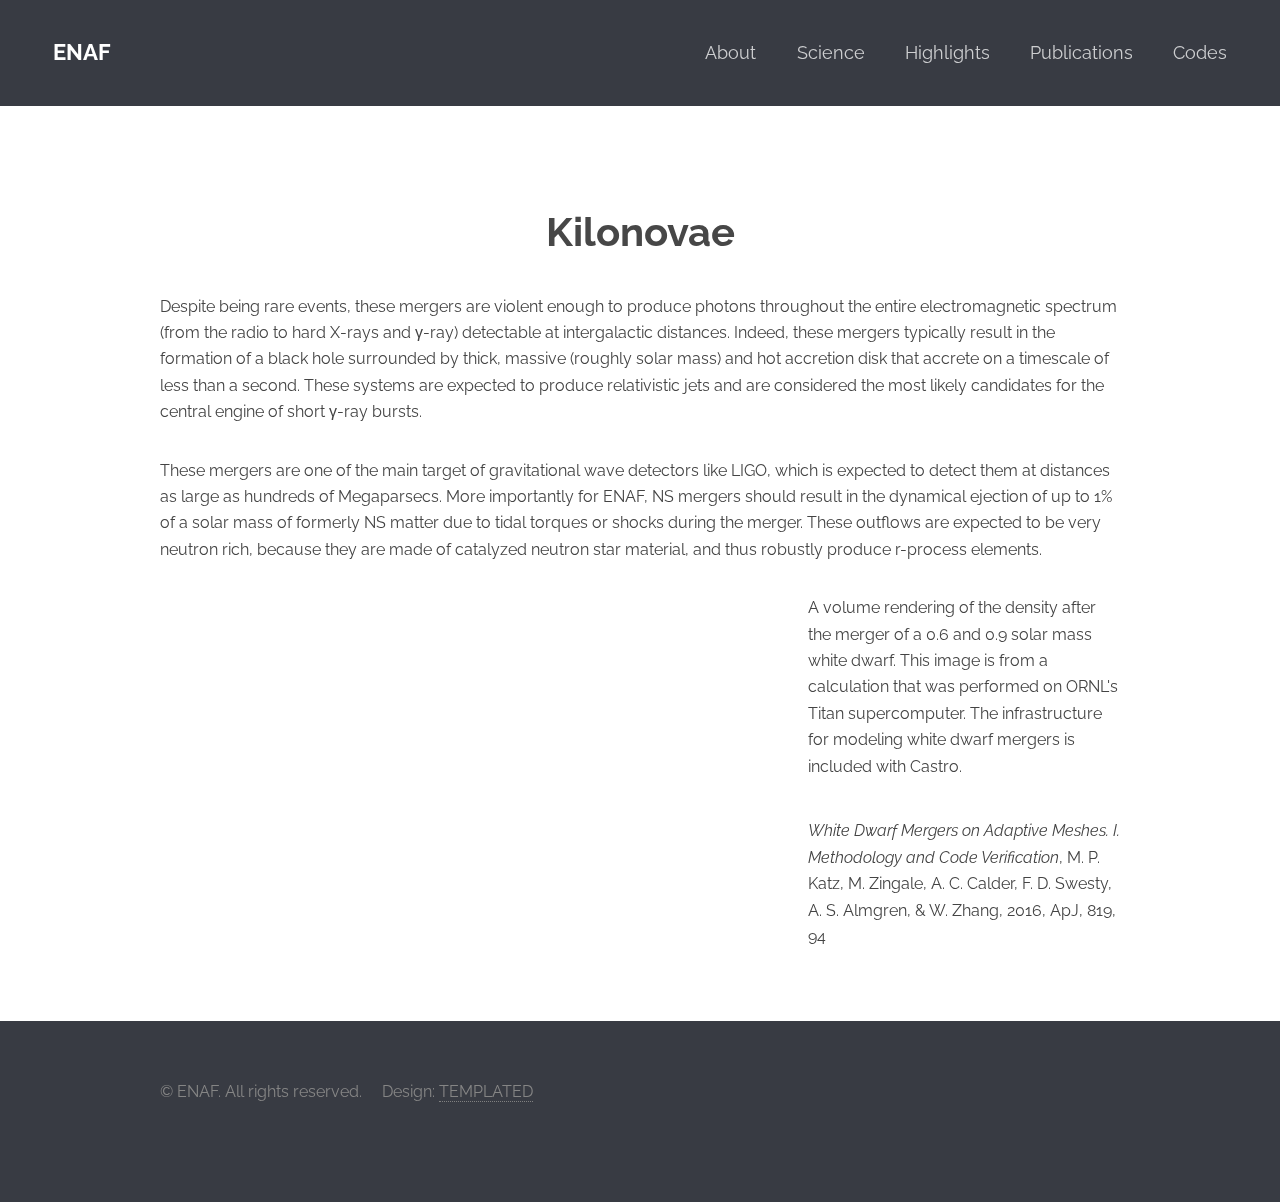
<file: science_kilonova.html>
<!DOCTYPE html>
<!--
    Transit by TEMPLATED
    templated.co @templatedco
    Released for free under the Creative Commons Attribution 3.0 license (templated.co/license)
  -->
<html lang="en">
  <head>
    <title>ENAF: Science</title>
    <meta http-equiv="content-type" content="text/html; charset=utf-8" />
    <meta name="description" content="" />
    <meta name="keywords" content="" />
    <!--[if lte IE 8]><script src="js/html5shiv.js"></script><![endif]-->
    <script src="js/jquery.min.js"></script>
    <script src="js/skel.min.js"></script>
    <script src="js/skel-layers.min.js"></script>
    <script src="js/init.js"></script>
    <noscript>
      <link rel="stylesheet" href="css/skel.css" />
      <link rel="stylesheet" href="css/style.css" />
      <link rel="stylesheet" href="css/style-xlarge.css" />
    </noscript>
  </head>
  <body>

    <!-- Header -->
    <header id="header">
      <h1><a href="index.html">ENAF</a></h1>
      <nav id="nav">
	<ul>
	  <li><a href="who.html">About</a></li>
	  <li><a href="science.html">Science</a></li>
	  <li><a href="highlights.html">Highlights</a></li>
	  <li><a href="papers.html">Publications</a></li>
	  <li><a href="codes.html">Codes</a></li>
	</ul>
      </nav>
    </header>

    <!-- Main -->
    <section id="main" class="wrapper">
      <div class="container">

	<!-- .............................................................. -->

	<header class="major">
	  <h2>Kilonovae</h2>
        </header>

 
        <p>Despite being rare events, these mergers are violent enough
          to produce photons throughout the entire electromagnetic
          spectrum (from the radio to hard X-rays and &#947;-ray)
          detectable at intergalactic distances.  Indeed, these
          mergers typically result in the formation of a black hole
          surrounded by thick, massive (roughly solar mass) and hot
          accretion disk that accrete on a timescale of less than a
          second.  These systems are expected to produce relativistic
          jets and are considered the most likely candidates for the
          central engine of short &#947;-ray bursts.</p>

        <p>These mergers are one of the main target of gravitational
          wave detectors like LIGO, which is expected to detect them
          at distances as large as hundreds of Megaparsecs.  More
          importantly for ENAF, NS mergers should result in the
          dynamical ejection of up to 1% of a solar mass of formerly
          NS matter due to tidal torques or shocks during the
          merger. These outflows are expected to be very neutron rich,
          because they are made of catalyzed neutron star material,
          and thus robustly produce r-process elements. </p>


	<div class="row 50% uniform">

	  <div class="8u 12u(medium)">
            <div class="h_iframe_sixteennine">
	      <iframe src="https://www.youtube.com/embed/0AAPwsST9WQ?rel=0" allowfullscreen class="video"></iframe>
	    </div>
	  </div>
	  <div class="4u$ 12u(medium)">
	    <p>A volume rendering of the density after the merger of a
              0.6 and 0.9 solar mass white dwarf.  This image is from
              a calculation that was performed on ORNL's Titan
              supercomputer.  The infrastructure for modeling white
              dwarf mergers is included with Castro.</p>

	    <ul class="unstyled">
	      <li><em>White Dwarf Mergers on Adaptive
		  Meshes. I. Methodology and Code Verification</em>,
		M. P. Katz, M. Zingale, A. C. Calder, F. D. Swesty,
                A. S. Almgren, &amp; W. Zhang, 2016, ApJ, 819, 94</li>
	    </ul>
	  </div>
	</div>

      </div>

    </section>

    <!-- .............................................................. -->


    <!-- Footer -->
    <footer id="footer">
      <div class="container">
	<div class="row">
	  <div class="8u 12u$(medium)">
	    <ul class="copyright">
	      <li>&copy; ENAF. All rights reserved.</li>
	      <li>Design: <a href="http://templated.co">TEMPLATED</a></li>
	    </ul>
	  </div>
	</div>
      </div>
    </footer>

  </body>
</html>
</file>
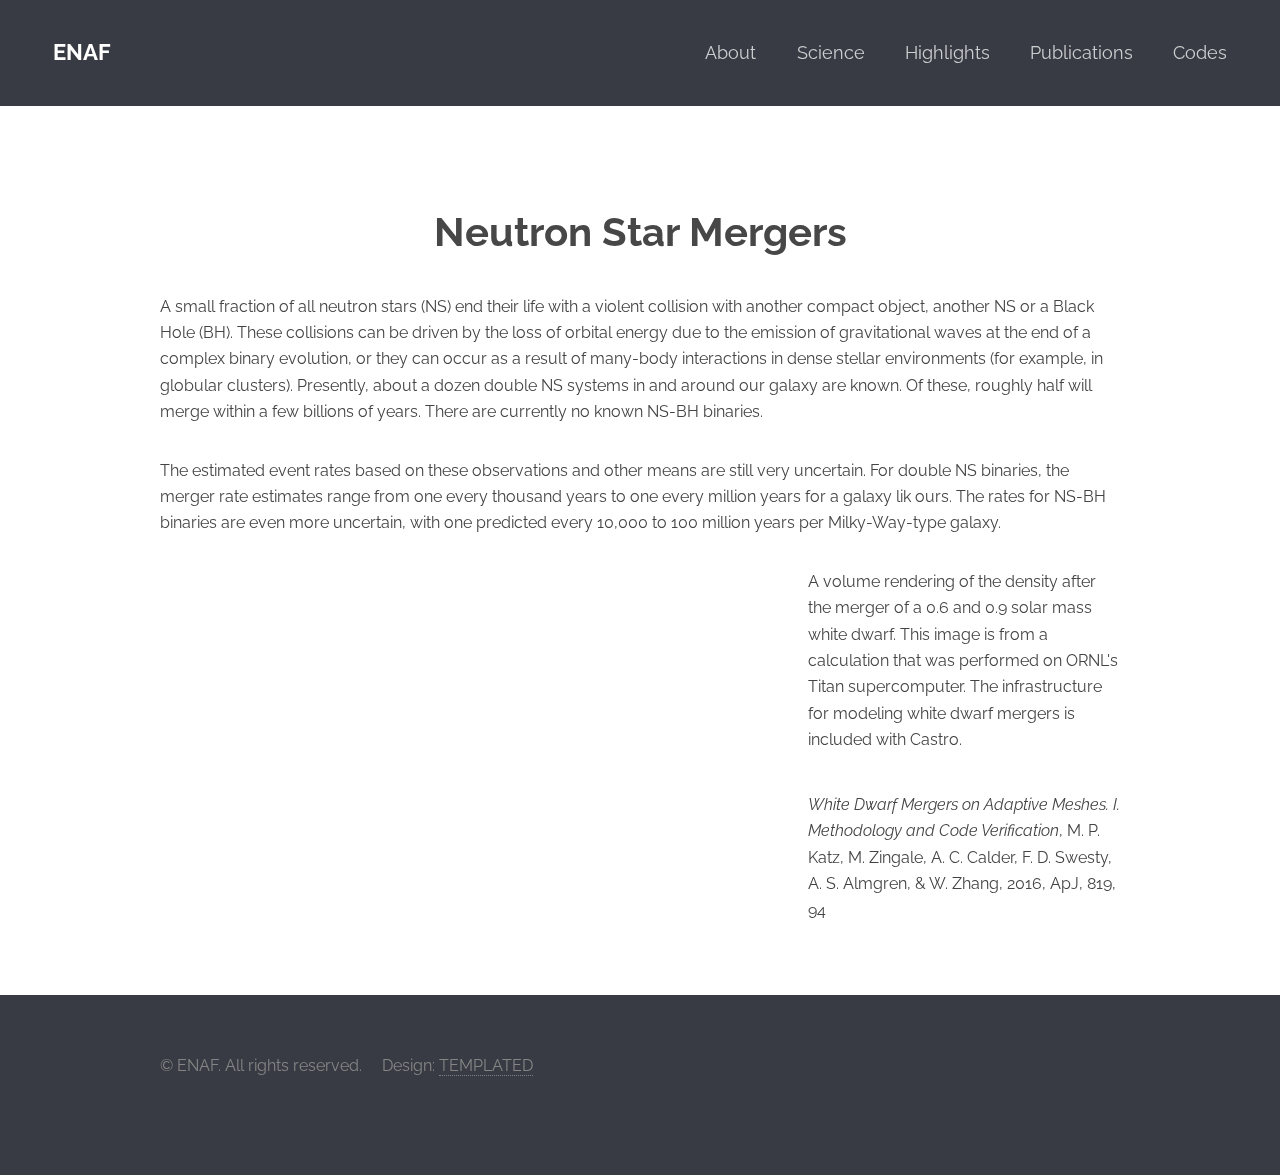
<file: science_nsm.html>
<!DOCTYPE html>
<!--
    Transit by TEMPLATED
    templated.co @templatedco
    Released for free under the Creative Commons Attribution 3.0 license (templated.co/license)
  -->
<html lang="en">
  <head>
    <title>ENAF: Science</title>
    <meta http-equiv="content-type" content="text/html; charset=utf-8" />
    <meta name="description" content="" />
    <meta name="keywords" content="" />
    <!--[if lte IE 8]><script src="js/html5shiv.js"></script><![endif]-->
    <script src="js/jquery.min.js"></script>
    <script src="js/skel.min.js"></script>
    <script src="js/skel-layers.min.js"></script>
    <script src="js/init.js"></script>
    <noscript>
      <link rel="stylesheet" href="css/skel.css" />
      <link rel="stylesheet" href="css/style.css" />
      <link rel="stylesheet" href="css/style-xlarge.css" />
    </noscript>
  </head>
  <body>

    <!-- Header -->
    <header id="header">
      <h1><a href="index.html">ENAF</a></h1>
      <nav id="nav">
	<ul>
	  <li><a href="who.html">About</a></li>
	  <li><a href="science.html">Science</a></li>
	  <li><a href="highlights.html">Highlights</a></li>
	  <li><a href="papers.html">Publications</a></li>
	  <li><a href="codes.html">Codes</a></li>
	</ul>
      </nav>
    </header>

    <!-- Main -->
    <section id="main" class="wrapper">
      <div class="container">

	<!-- .............................................................. -->

	<header class="major">
	  <h2>Neutron Star Mergers</h2>
        </header>

        <p>A small fraction of all neutron stars (NS) end their life
          with a violent collision with another compact object,
          another NS or a Black Hole (BH). These collisions can be
          driven by the loss of orbital energy due to the emission of
          gravitational waves at the end of a complex binary
          evolution, or they can occur as a result of many-body
          interactions in dense stellar environments (for example, in
          globular clusters).  Presently, about a dozen double NS
          systems in and around our galaxy are known.  Of these,
          roughly half will merge within a few billions of
          years. There are currently no known NS-BH binaries. </p>

        <p>The estimated event rates based on these observations and
          other means are still very uncertain. For double NS
          binaries, the merger rate estimates range from one every
          thousand years to one every million years for a galaxy lik
          ours. The rates for NS-BH binaries are even more uncertain,
          with one predicted every 10,000 to 100 million years per
          Milky-Way-type galaxy.</p>

 
	<div class="row 50% uniform">

	  <div class="8u 12u(medium)">
            <div class="h_iframe_sixteennine">
	      <iframe src="https://www.youtube.com/embed/0AAPwsST9WQ?rel=0" allowfullscreen class="video"></iframe>
	    </div>
	  </div>
	  <div class="4u$ 12u(medium)">
	    <p>A volume rendering of the density after the merger of a
              0.6 and 0.9 solar mass white dwarf.  This image is from
              a calculation that was performed on ORNL's Titan
              supercomputer.  The infrastructure for modeling white
              dwarf mergers is included with Castro.</p>

	    <ul class="unstyled">
	      <li><em>White Dwarf Mergers on Adaptive
		  Meshes. I. Methodology and Code Verification</em>,
		M. P. Katz, M. Zingale, A. C. Calder, F. D. Swesty,
                A. S. Almgren, &amp; W. Zhang, 2016, ApJ, 819, 94</li>
	    </ul>
	  </div>
	</div>

      </div>

    </section>

    <!-- .............................................................. -->


    <!-- Footer -->
    <footer id="footer">
      <div class="container">
	<div class="row">
	  <div class="8u 12u$(medium)">
	    <ul class="copyright">
	      <li>&copy; ENAF. All rights reserved.</li>
	      <li>Design: <a href="http://templated.co">TEMPLATED</a></li>
	    </ul>
	  </div>
	</div>
      </div>
    </footer>

  </body>
</html>
</file>
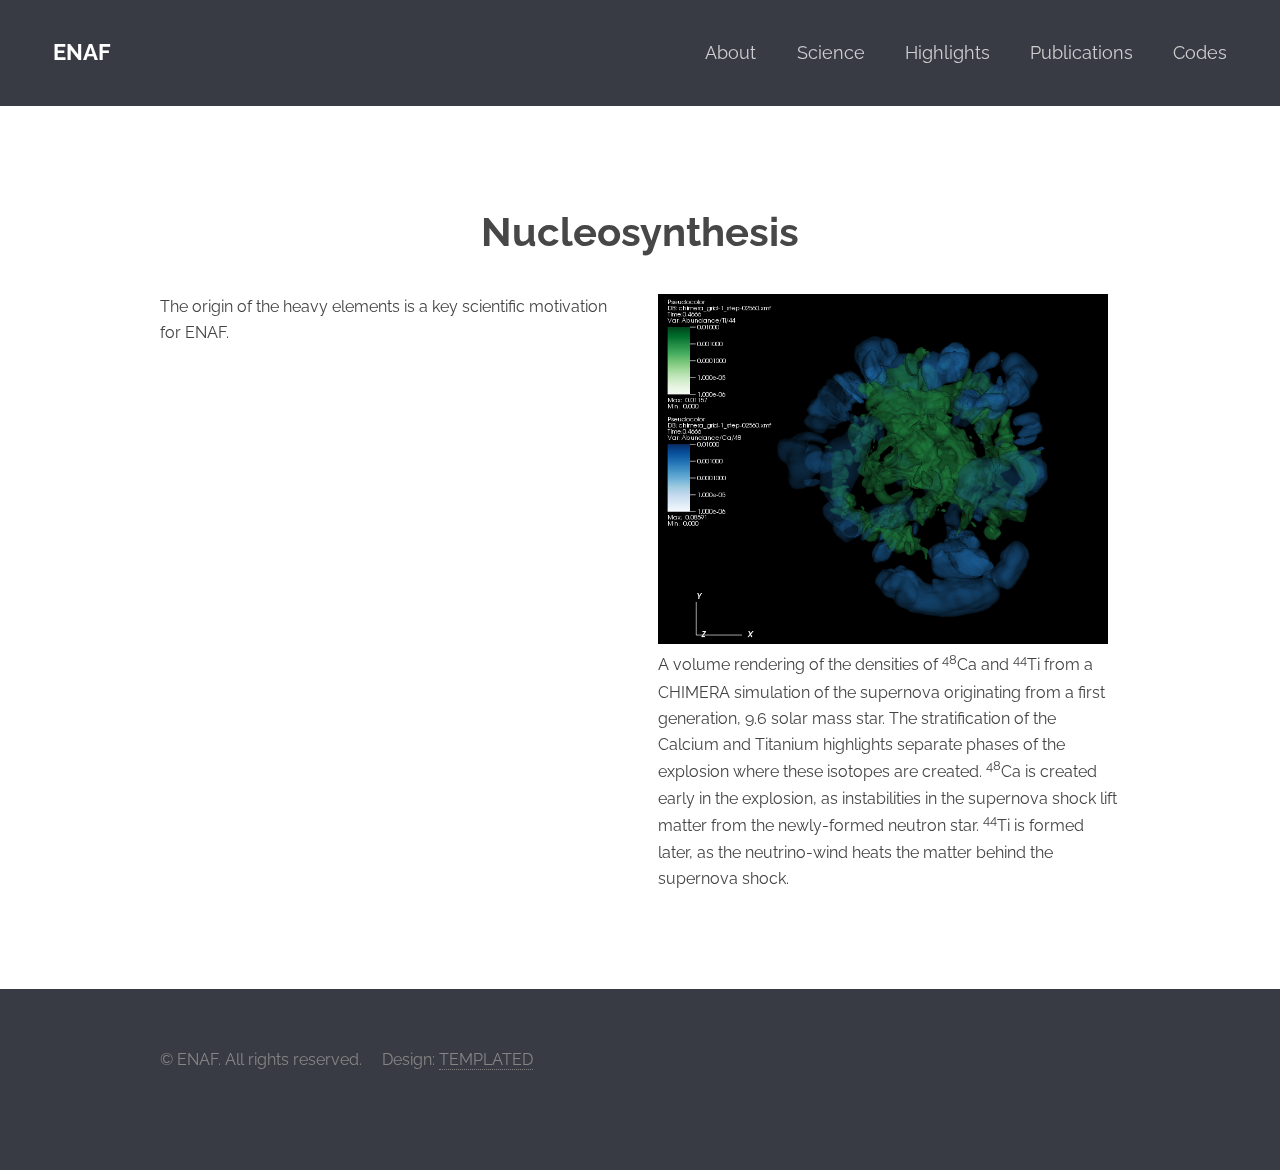
<file: science_nucleo.html>
<!DOCTYPE html>
<!--
    Transit by TEMPLATED
    templated.co @templatedco
    Released for free under the Creative Commons Attribution 3.0 license (templated.co/license)
  -->
<html lang="en">
  <head>
    <title>ENAF: Science</title>
    <meta http-equiv="content-type" content="text/html; charset=utf-8" />
    <meta name="description" content="" />
    <meta name="keywords" content="" />
    <!--[if lte IE 8]><script src="js/html5shiv.js"></script><![endif]-->
    <script src="js/jquery.min.js"></script>
    <script src="js/skel.min.js"></script>
    <script src="js/skel-layers.min.js"></script>
    <script src="js/init.js"></script>
    <noscript>
      <link rel="stylesheet" href="css/skel.css" />
      <link rel="stylesheet" href="css/style.css" />
      <link rel="stylesheet" href="css/style-xlarge.css" />
    </noscript>
  </head>
  <body>

    <!-- Header -->
    <header id="header">
      <h1><a href="index.html">ENAF</a></h1>
      <nav id="nav">
	<ul>
	  <li><a href="who.html">About</a></li>
	  <li><a href="science.html">Science</a></li>
	  <li><a href="highlights.html">Highlights</a></li>
	  <li><a href="papers.html">Publications</a></li>
	  <li><a href="codes.html">Codes</a></li>
	</ul>
      </nav>
    </header>

    <!-- Main -->
    <section id="main" class="wrapper">
      <div class="container">

	<!-- .............................................................. -->

	<header class="major">
	  <h2>Nucleosynthesis</h2>
        </header>

        <div class="row 150%">

	  <div class="6u 12u(medium)">
	    The origin of the heavy elements is a key scientific motivation for ENAF.
	  </div>

	  <div class="6u$ 12u(medium)">

	    <img src="images/CHIMERA_D9.6-3D_ca48_ti44_xy.png" width=450 alt="Chimera ccSNe simulation">

	    <p>A volume rendering of the densities of <sup>48</sup>Ca and <sup>44</sup>Ti
	      from a CHIMERA simulation of the supernova originating from a first generation,
	      9.6 solar mass star.  The stratification of the Calcium and Titanium highlights
	      separate phases of the explosion where these isotopes are created.
	      <sup>48</sup>Ca is created early in the explosion, as instabilities in the
	      supernova shock lift matter from the newly-formed neutron star.
	      <sup>44</sup>Ti is formed later, as the neutrino-wind heats the matter behind
	      the supernova shock.</p>

	  </div>
	</div>

      </div>
    </section>
    <!-- .............................................................. -->


    <!-- Footer -->
    <footer id="footer">
      <div class="container">
	<div class="row">
	  <div class="8u 12u$(medium)">
	    <ul class="copyright">
	      <li>&copy; ENAF. All rights reserved.</li>
	      <li>Design: <a href="http://templated.co">TEMPLATED</a></li>
	    </ul>
	  </div>
	</div>
      </div>
    </footer>

  </body>
</html>
</file>
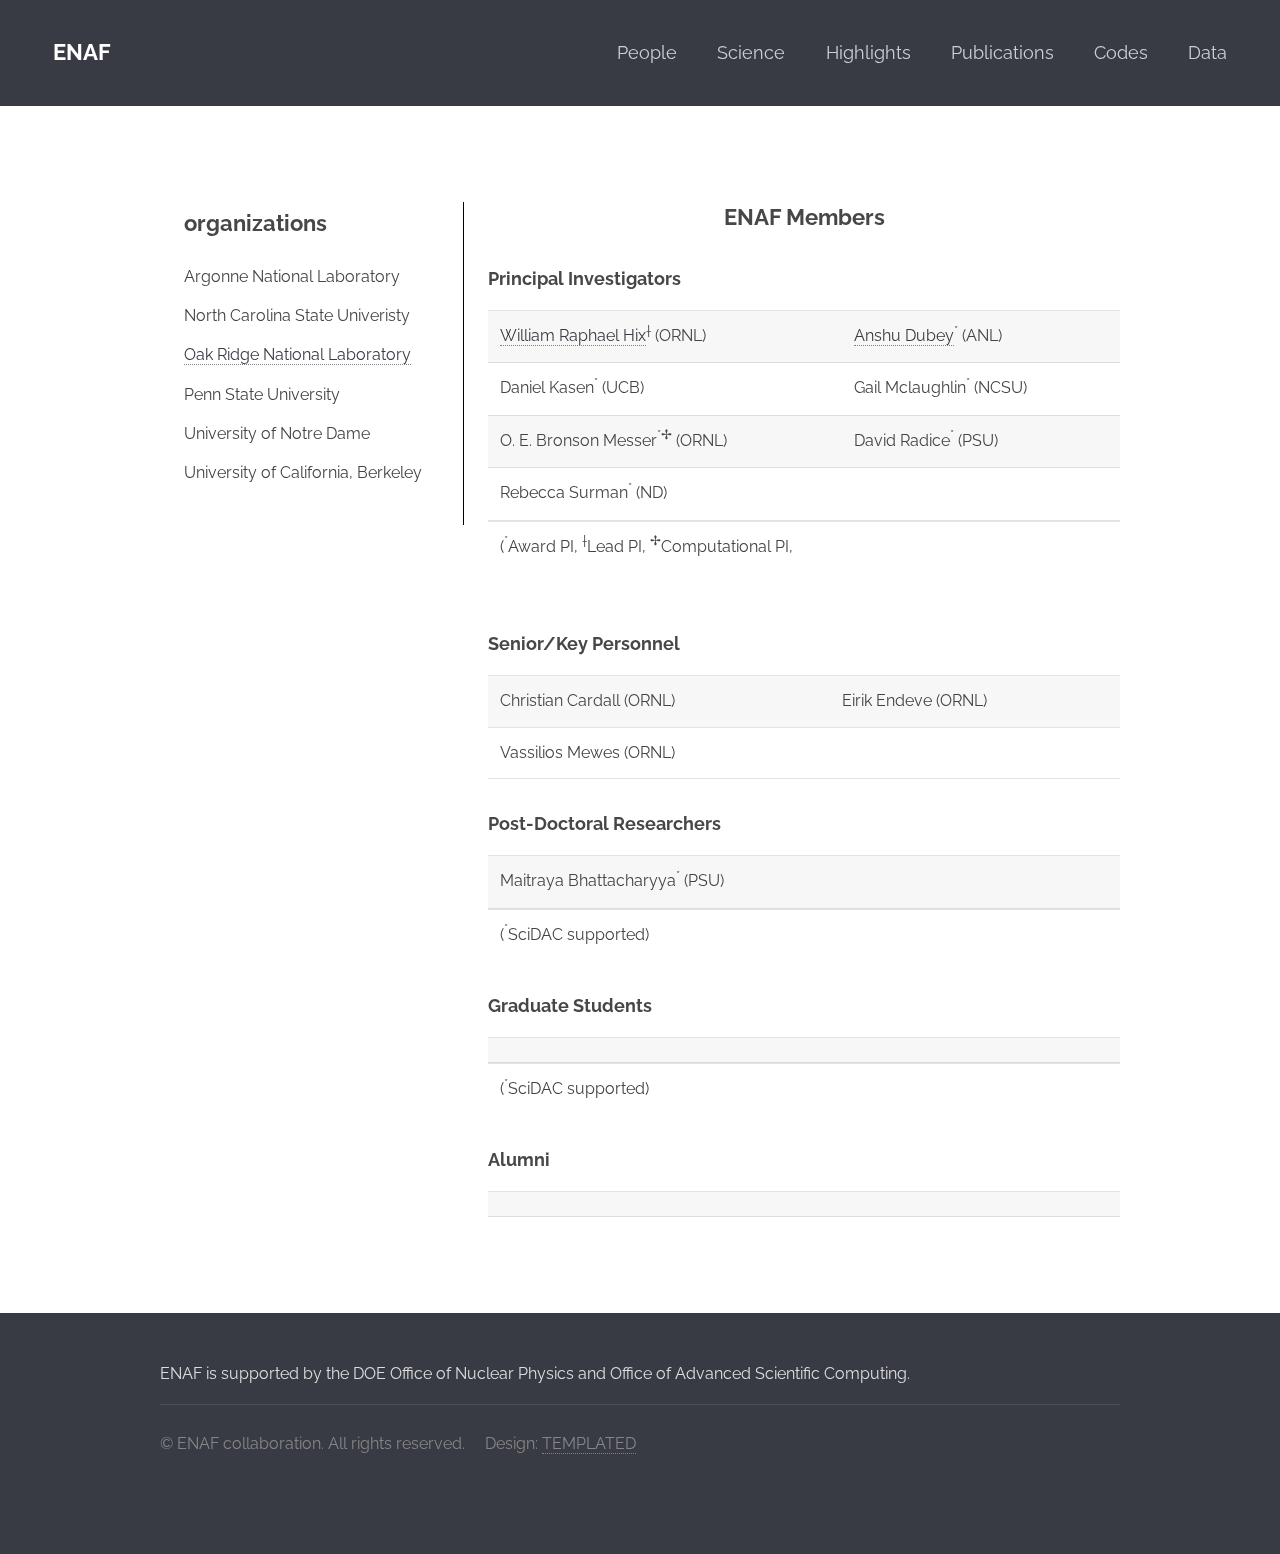
<file: who.html>
<!DOCTYPE html>
<!--
    Transit by TEMPLATED
    templated.co @templatedco
    Released for free under the Creative Commons Attribution 3.0 license (templated.co/license)
  -->
<html lang="en">
  <head>
    <title>ENAF: people</title>
    <meta http-equiv="content-type" content="text/html; charset=utf-8" />
    <meta name="description" content="" />
    <meta name="keywords" content="" />
    <!--[if lte IE 8]><script src="js/html5shiv.js"></script><![endif]-->
    <script src="js/jquery.min.js"></script>
    <script src="js/skel.min.js"></script>
    <script src="js/skel-layers.min.js"></script>
    <script src="js/init.js"></script>
    <noscript>
      <link rel="stylesheet" href="css/skel.css" />
      <link rel="stylesheet" href="css/style.css" />
      <link rel="stylesheet" href="css/style-xlarge.css" />
    </noscript>
  </head>
  <body>

    <!-- Header -->
    <header id="header">
      <h1><a href="index.html">ENAF</a></h1>
      <nav id="nav">
	<ul>
	  <li><a href="who.html">People</a></li>
	  <li><a href="science.html">Science</a></li>
	  <li><a href="highlights.html">Highlights</a></li>
	  <li><a href="papers.html">Publications</a></li>
	  <li><a href="codes.html">Codes</a></li>
	  <li><a href="data.html">Data</a></li>
	</ul>
      </nav>
    </header>

    <!-- Main -->
    <section id="main" class="wrapper">
      <div class="container">

        <div class="row">
          <div id="sidebar" class="4u 12u$(small)">

            <section>
              <ul class="unstyled">
                <li><h3>organizations</h3></li>
                <li>Argonne National Laboratory</li>
                <li>North Carolina State Univeristy</li>
                <li><a href = "https://www.ornl.gov/group/tp">Oak Ridge National Laboratory</a> </li>
                <li>Penn State University</Li>
                <li>University of Notre Dame</li>
                <li>University of California, Berkeley</li>
              </ul>
            </section>
          </div>
          
          <div class="8u$ 12u$(small) important(small)">
            
            <header class="major">
              <h3>ENAF Members</h3>
            </header>
            
            <!-- <a href="#" class="image fit"><img src="images/pic07.jpg" alt="" /></a> -->
            
            <div class="table-wrapper">
              <h4> Principal Investigators</h4>
              <table>
                <tr>
                    <td><a href="http://astro.phys.utk.edu/people:raph"> William Raphael Hix</a><sup>&#8224;</sup> (ORNL) </td>
                    <td><a href="http://www.mcs.anl.gov/person/anshu-dubey">Anshu Dubey</a><sup>&#42;</sup> (ANL) </td>
                </tr>
                <tr>
                    <td>Daniel Kasen<sup>&#42;</sup> (UCB) </td>
                    <td>Gail Mclaughlin<sup>&#42;</sup>  (NCSU)</td>
                </tr>
                <tr>
                    <td>O. E. Bronson Messer<sup>&#42;&#10018;</sup> (ORNL) </td>
                    <td>David Radice<sup>&#42;</sup>  (PSU) </td>
                </tr>
                <tr>
                    <td>Rebecca Surman<sup>&#42;</sup> (ND) </td>
                </tr>
            <tfoot>
                <tr>
                    <td colspan="2">(<sup>&#42;</sup>Award PI, <sup>&#8224;</sup>Lead PI,  <sup>&#10018;</sup>Computational PI,  </td>
                </tr>
            </tfoot>
            </table>
              
              <br>
              
              <div class="table-wrapper">
                <h4> Senior/Key Personnel</h4>
                <table>
                  <tr>
                    <td>Christian Cardall (ORNL) </td>
                    <td>Eirik Endeve (ORNL) </td>
                  </tr>
                  <tr>
                    <td>Vassilios Mewes (ORNL) </td>
 		              <td></td>
                 </tr>
                </table>
                
                
              <div class="table-wrapper">
                <h4> Post-Doctoral Researchers</h4>
                <table>
                <tr>
                    <td>Maitraya Bhattacharyya<sup>&#42;</sup> (PSU)</td>
                    <td></td>
                </tr>
                <tfoot>
                <tr>
                    <td colspan="2">(<sup>&#42;</sup>SciDAC supported) </td>
                </tr>
                </tfoot>
                </table>
                  
                </div>
                
                <div class="table-wrapper">
                  <h4> Graduate Students</h4>
                  <table>
                    <tr>
		              <td></td>
                      <td></td>
                    </tr>
                    <tfoot>
                      <tr><td colspan="2">(<sup>&#42;</sup>SciDAC
                          supported) </td></tr>
                    </tfoot>
                  </table>
                </div>
                
                <div class="table-wrapper">
                  <h4> Alumni</h4>
                  <table>
                    <tr>
                      <td></td>
                    </tr>
 
                  </table>
                  
                </div>
                
              </div>
            </div>
          </div>
        </div>
      </div>
    </section>
    
    <!-- Footer -->
    <footer id="footer">
      <div class="container">
        <section class="ack">
          ENAF is supported by the DOE Office of Nuclear Physics and Office of
          Advanced Scientific Computing.
        </section>
        <div class="row">
          <div class="8u 12u$(medium)">
            <ul class="copyright">
              <li>&copy; ENAF collaboration. All rights reserved.</li>
              <li>Design: <a href="http://templated.co">TEMPLATED</a></li>
            </ul>
          </div>
        </div>
      </div>
    </footer>

  </body>
</html>
</file>
<file: css/style-xlarge.css>
/*
	Transit by TEMPLATED
	templated.co @templatedco
	Released for free under the Creative Commons Attribution 3.0 license (templated.co/license)
*/

/* Basic */

	body, input, select, textarea {
		font-size: 12pt;
	}
</file>
<file: css/skel.css>
/* Resets (http://meyerweb.com/eric/tools/css/reset/ | v2.0 | 20110126 | License: none (public domain)) */

	html,body,div,span,applet,object,iframe,h1,h2,h3,h4,h5,h6,p,blockquote,pre,a,abbr,acronym,address,big,cite,code,del,dfn,em,img,ins,kbd,q,s,samp,small,strike,strong,sub,sup,tt,var,b,u,i,center,dl,dt,dd,ol,ul,li,fieldset,form,label,legend,table,caption,tbody,tfoot,thead,tr,th,td,article,aside,canvas,details,embed,figure,figcaption,footer,header,hgroup,menu,nav,output,ruby,section,summary,time,mark,audio,video{margin:0;padding:0;border:0;font-size:100%;font:inherit;vertical-align:baseline;}article,aside,details,figcaption,figure,footer,header,hgroup,menu,nav,section{display:block;}body{line-height:1;}ol,ul{list-style:none;}blockquote,q{quotes:none;}blockquote:before,blockquote:after,q:before,q:after{content:'';content:none;}table{border-collapse:collapse;border-spacing:0;}body{-webkit-text-size-adjust:none}

/* Box Model */

	*, *:before, *:after {
		-moz-box-sizing: border-box;
		-webkit-box-sizing: border-box;
		box-sizing: border-box;
	}

/* Container */

	.container {
		margin-left: auto;
		margin-right: auto;

		/* width: (containers) */
		width: 1200px;
	}

	/* Modifiers */

		/* 125% */
			.container.\31 25\25 {
				width: 100%;

				/* max-width: (containers * 1.25) */
				max-width: 1500px;

				/* min-width: (containers) */
				min-width: 1200px;
			}

		/* 75% */
			.container.\37 5\25 {

				/* width: (containers * 0.75) */
				width: 900px;

			}

		/* 50% */
			.container.\35 0\25 {

				/* width: (containers * 0.50) */
				width: 600px;

			}

		/* 25% */
			.container.\32 5\25 {

				/* width: (containers * 0.25) */
				width: 300px;

			}

/* Grid */

	.row {
		border-bottom: solid 1px transparent;
	}

	.row > * {
		float: left;
	}

	.row:after, .row:before {
		content: '';
		display: block;
		clear: both;
		height: 0;
	}

	.row.uniform > * > :first-child {
		margin-top: 0;
	}

	.row.uniform > * > :last-child {
		margin-bottom: 0;
	}

	/* Gutters */

		/* Normal */

			.row > * {
				/* padding: (gutters.horizontal) 0 0 (gutters.vertical) */
				padding: 0 0 0 2em;
			}

			.row {
				/* margin: -(gutters.horizontal) 0 -1px -(gutters.vertical) */
				margin: 0 0 -1px -2em;
			}

			.row.uniform > * {
				/* padding: (gutters.vertical) 0 0 (gutters.vertical) */
				padding: 2em 0 0 2em;
			}

			.row.uniform {
				/* margin: -(gutters.vertical) 0 -1px -(gutters.vertical) */
				margin: -2em 0 -1px -2em;
			}

		/* 200% */

			.row.\32 00\25 > * {
				/* padding: (gutters.horizontal) 0 0 (gutters.vertical) */
				padding: 0 0 0 4em;
			}

			.row.\32 00\25 {
				/* margin: -(gutters.horizontal) 0 -1px -(gutters.vertical) */
				margin: 0 0 -1px -4em;
			}

			.row.uniform.\32 00\25 > * {
				/* padding: (gutters.vertical) 0 0 (gutters.vertical) */
				padding: 4em 0 0 4em;
			}

			.row.uniform.\32 00\25 {
				/* margin: -(gutters.vertical) 0 -1px -(gutters.vertical) */
				margin: -4em 0 -1px -4em;
			}

		/* 150% */

			.row.\31 50\25 > * {
				/* padding: (gutters.horizontal) 0 0 (gutters.vertical) */
				padding: 0 0 0 1.5em;
			}

			.row.\31 50\25 {
				/* margin: -(gutters.horizontal) 0 -1px -(gutters.vertical) */
				margin: 0 0 -1px -1.5em;
			}

			.row.uniform.\31 50\25 > * {
				/* padding: (gutters.vertical) 0 0 (gutters.vertical) */
				padding: 1.5em 0 0 1.5em;
			}

			.row.uniform.\31 50\25 {
				/* margin: -(gutters.vertical) 0 -1px -(gutters.vertical) */
				margin: -1.5em 0 -1px -1.5em;
			}

		/* 50% */

			.row.\35 0\25 > * {
				/* padding: (gutters.horizontal) 0 0 (gutters.vertical) */
				padding: 0 0 0 1em;
			}

			.row.\35 0\25 {
				/* margin: -(gutters.horizontal) 0 -1px -(gutters.vertical) */
				margin: 0 0 -1px -1em;
			}

			.row.uniform.\35 0\25 > * {
				/* padding: (gutters.vertical) 0 0 (gutters.vertical) */
				padding: 1em 0 0 1em;
			}

			.row.uniform.\35 0\25 {
				/* margin: -(gutters.vertical) 0 -1px -(gutters.vertical) */
				margin: -1em 0 -1px -1em;
			}

		/* 25% */

			.row.\32 5\25 > * {
				/* padding: (gutters.horizontal) 0 0 (gutters.vertical) */
				padding: 0 0 0 0.5em;
			}

			.row.\32 5\25 {
				/* margin: -(gutters.horizontal) 0 -1px -(gutters.vertical) */
				margin: 0 0 -1px -0.5em;
			}

			.row.uniform.\32 5\25 > * {
				/* padding: (gutters.vertical) 0 0 (gutters.vertical) */
				padding: 0.5em 0 0 0.5em;
			}

			.row.uniform.\32 5\25 {
				/* margin: -(gutters.vertical) 0 -1px -(gutters.vertical) */
				margin: -0.5em 0 -1px -0.5em;
			}

		/* 0% */

			.row.\30 \25 > * {
				padding: 0;
			}

			.row.\30 \25 {
				margin: 0 0 -1px 0;
			}

	/* Cells */

		.\31 2u, .\31 2u\24 { width: 100%; clear: none; margin-left: 0; }
		.\31 1u, .\31 1u\24 { width: 91.6666666667%; clear: none; margin-left: 0; }
		.\31 0u, .\31 0u\24 { width: 83.3333333333%; clear: none; margin-left: 0; }
		.\39 u, .\39 u\24 { width: 75%; clear: none; margin-left: 0; }
		.\38 u, .\38 u\24 { width: 66.6666666667%; clear: none; margin-left: 0; }
		.\37 u, .\37 u\24 { width: 58.3333333333%; clear: none; margin-left: 0; }
		.\36 u, .\36 u\24 { width: 50%; clear: none; margin-left: 0; }
		.\35 u, .\35 u\24 { width: 41.6666666667%; clear: none; margin-left: 0; }
		.\34 u, .\34 u\24 { width: 33.3333333333%; clear: none; margin-left: 0; }
		.\33 u, .\33 u\24 { width: 25%; clear: none; margin-left: 0; }
		.\32 u, .\32 u\24 { width: 16.6666666667%; clear: none; margin-left: 0; }
		.\31 u, .\31 u\24 { width: 8.3333333333%; clear: none; margin-left: 0; }

		.\31 2u\24 + *,
		.\31 1u\24 + *,
		.\31 0u\24 + *,
		.\39 u\24 + *,
		.\38 u\24 + *,
		.\37 u\24 + *,
		.\36 u\24 + *,
		.\35 u\24 + *,
		.\34 u\24 + *,
		.\33 u\24 + *,
		.\32 u\24 + *,
		.\31 u\24 + * {
			clear: left;
		}

		.\-11u { margin-left: 91.6666666667% }
		.\-10u { margin-left: 83.3333333333% }
		.\-9u { margin-left: 75% }
		.\-8u { margin-left: 66.6666666667% }
		.\-7u { margin-left: 58.3333333333% }
		.\-6u { margin-left: 50% }
		.\-5u { margin-left: 41.6666666667% }
		.\-4u { margin-left: 33.3333333333% }
		.\-3u { margin-left: 25% }
		.\-2u { margin-left: 16.6666666667% }
		.\-1u { margin-left: 8.3333333333% }
</file>
<file: css/style.css>
@charset "UTF-8";
@import url(font-awesome.min.css);
@import url(https://fonts.googleapis.com/css?family=Raleway:700,400);

/*
	Transit by TEMPLATED
	templated.co @templatedco
	Released for free under the Creative Commons Attribution 3.0 license (templated.co/license)
*/

/* Basic */

body {
    background: #fff;
}

body.is-loading *, body.is-loading *:before, body.is-loading *:after {
						 -moz-animation: none !important;
						 -webkit-animation: none !important;
						 -o-animation: none !important;
						 -ms-animation: none !important;
						 animation: none !important;
						 -moz-transition: none !important;
						 -webkit-transition: none !important;
						 -o-transition: none !important;
						 -ms-transition: none !important;
						 transition: none !important;
					     }

body, input, select, textarea {
    color: #444;
    font-family: "Raleway", Helvetica, sans-serif;
    font-size: 13pt;
    font-weight: 400;
    line-height: 1.65em;
}

a {
    color: #383b43;
    border-bottom: 1px gray dotted;
    text-decoration: none;
}

a:active, a:hover {
    text-decoration: underline;
    border-bottom: none;
    color: blue;
}

strong, b {
    color: #474747;
    font-weight: 700;
}

em, i {
    font-style: italic;
}

p {
    margin: 0 0 2em 0;
}

h1, h2, h3, h4, h5, h6 {
    color: #474747;
    font-weight: 700;
    line-height: 1em;
    margin: 0 0 1em 0;
}

h1 a, h2 a, h3 a, h4 a, h5 a, h6 a {
    color: inherit;
    text-decoration: none;
}

h2 {
    font-size: 1.75em;
    line-height: 1.5em;
}

h3 {
    font-size: 1.35em;
    line-height: 1.5em;
}

h4 {
    font-size: 1.1em;
    line-height: 1.5em;
}

h4.center {
    font-size: 1.1em;
    line-height: 1.5em;
    text-align: center;
}

h5 {
    font-size: 0.9em;
    line-height: 1.5em;
}

h6 {
    font-size: 0.7em;
    line-height: 1.5em;
}

sub {
    font-size: 0.8em;
    position: relative;
    top: 0.5em;
}

sup {
    font-size: 0.8em;
    position: relative;
    top: -0.5em;
}

hr {
    border: 0;
    border-bottom: solid 1px rgba(144, 144, 144, 0.25);
    margin: 2em 0;
}

hr.major {
    margin: 3em 0;
}

blockquote {
    border-left: solid 4px rgba(144, 144, 144, 0.25);
    font-style: italic;
    margin: 0 0 2em 0;
    padding: 0.5em 0 0.5em 2em;
}

var {
    font-family: "Courier New", monospace;
    font-size: 1.0em;
}

code {
    background: rgba(144, 144, 144, 0.075);
    border-radius: 4px;
    border: solid 1px rgba(144, 144, 144, 0.25);
    font-family: "Courier New", monospace;
    font-size: 0.9em;
    margin: 0 0.25em;
    padding: 0.25em 0.65em;
}

pre {
    -webkit-overflow-scrolling: touch;
    font-family: "Courier New", monospace;
    font-size: 0.95em;
    margin: 0 0 2em 0;
}

pre code {
    display: block;
    line-height: 1.75em;
    padding: 1em 1.5em;
    overflow-x: auto;
}

.align-left {
    text-align: left;
}

.align-center {
    text-align: center;
}

.align-right {
    text-align: right;
}

/* Section/Article */

section.special, article.special {
    text-align: center;
}

header p {
    color: #858585;
    position: relative;
    margin: 0 0 1.5em 0;
}

header h2 + p {
    font-size: 1.25em;
    margin-top: -1em;
    line-height: 1.5em;
}

header h3 + p {
    font-size: 1.1em;
    margin-top: -0.8em;
    line-height: 1.5em;
}

header h4 + p,
header h5 + p,
header h6 + p {
    font-size: 0.9em;
    margin-top: -0.6em;
    line-height: 1.5em;
}

header.major {
    text-align: center;
    margin-bottom: 2em;
}

header.major h2 {
    font-size: 2.5em;
    margin-bottom: 0.5em;
}


header.major p {
    font-size: 1.25em;
}

/* Form */

form {
    margin: 0 0 2em 0;
}

label {
    color: #474747;
    display: block;
    font-size: 0.9em;
    font-weight: 700;
    margin: 0 0 1em 0;
}

input[type="text"],
input[type="password"],
input[type="email"],
select,
textarea {
    -moz-appearance: none;
    -webkit-appearance: none;
    -o-appearance: none;
    -ms-appearance: none;
    appearance: none;
    background: rgba(144, 144, 144, 0.075);
    border-radius: 4px;
    border: none;
    color: inherit;
    display: block;
    outline: 0;
    padding: 0 1em;
    text-decoration: none;
    width: 100%;
}

input[type="text"]:invalid,
input[type="password"]:invalid,
input[type="email"]:invalid,
select:invalid,
textarea:invalid {
    box-shadow: none;
}

input[type="text"]:focus,
input[type="password"]:focus,
input[type="email"]:focus,
select:focus,
textarea:focus {
    border-color: #383b43;
    box-shadow: 0 0 0 1px #383b43;
}

.select-wrapper {
    text-decoration: none;
    display: block;
    position: relative;
}

.select-wrapper:before {
    content: "";
    -moz-osx-font-smoothing: grayscale;
    -webkit-font-smoothing: antialiased;
    font-family: FontAwesome;
    font-style: normal;
    font-weight: normal;
    text-transform: none !important;
}

.select-wrapper:before {
    color: rgba(144, 144, 144, 0.25);
    display: block;
    height: 2.75em;
    line-height: 2.75em;
    pointer-events: none;
    position: absolute;
    right: 0;
    text-align: center;
    top: 0;
    width: 2.75em;
}

.select-wrapper select::-ms-expand {
    display: none;
}

input[type="text"],
input[type="password"],
input[type="email"],
select {
    height: 2.75em;
}

textarea {
    padding: 0.75em 1em;
}

input[type="checkbox"],
input[type="radio"] {
    -moz-appearance: none;
    -webkit-appearance: none;
    -o-appearance: none;
    -ms-appearance: none;
    appearance: none;
    display: block;
    float: left;
    margin-right: -2em;
    opacity: 0;
    width: 1em;
    z-index: -1;
}

input[type="checkbox"] + label,
input[type="radio"] + label {
    text-decoration: none;
    color: #444;
    cursor: pointer;
    display: inline-block;
    font-size: 1em;
    font-weight: 400;
    padding-left: 2.4em;
    padding-right: 0.75em;
    position: relative;
}

input[type="checkbox"] + label:before,
input[type="radio"] + label:before {
    -moz-osx-font-smoothing: grayscale;
    -webkit-font-smoothing: antialiased;
    font-family: FontAwesome;
    font-style: normal;
    font-weight: normal;
    text-transform: none !important;
}

input[type="checkbox"] + label:before,
input[type="radio"] + label:before {
    background: rgba(144, 144, 144, 0.075);
    border-radius: 4px;
    border: solid 1px rgba(144, 144, 144, 0.25);
    content: '';
    display: inline-block;
    height: 1.65em;
    left: 0;
    line-height: 1.58125em;
    position: absolute;
    text-align: center;
    top: 0;
    width: 1.65em;
}

input[type="checkbox"]:checked + label:before,
input[type="radio"]:checked + label:before {
    background: #3cadd4;
    border-color: #3cadd4;
    color: #ffffff;
    content: '\f00c';
}

input[type="checkbox"]:focus + label:before,
input[type="radio"]:focus + label:before {
    border-color: #383b43;
    box-shadow: 0 0 0 1px #383b43;
}

input[type="checkbox"] + label:before {
    border-radius: 4px;
}

input[type="radio"] + label:before {
    border-radius: 100%;
}

::-webkit-input-placeholder {
    color: #858585 !important;
    opacity: 1.0;
}

:-moz-placeholder {
    color: #858585 !important;
    opacity: 1.0;
}

::-moz-placeholder {
    color: #858585 !important;
    opacity: 1.0;
}

:-ms-input-placeholder {
    color: #858585 !important;
    opacity: 1.0;
}

.formerize-placeholder {
    color: #858585 !important;
    opacity: 1.0;
}

/* Box */

.box {
    border-radius: 4px;
    border: solid 1px rgba(144, 144, 144, 0.25);
    margin-bottom: 2em;
    padding: 1.5em;
}

.box > :last-child,
.box > :last-child > :last-child,
.box > :last-child > :last-child > :last-child {
    margin-bottom: 0;
}

.box.alt {
    border: 0;
    border-radius: 0;
    padding: 0;
}

/* Icon */

.icon {
    text-decoration: none;
    border-bottom: none;
    position: relative;
}

.icon:before {
    -moz-osx-font-smoothing: grayscale;
    -webkit-font-smoothing: antialiased;
    font-family: FontAwesome;
    font-style: normal;
    font-weight: normal;
    text-transform: none !important;
}

.icon:active, .icon:hover {
		  text-decoration: none;
	      }

.icon > .label {
    display: none;
}

.icon.rounded {
    background-color: #383b43;
    border-radius: 100%;
    color: #ffffff;
    display: inline-block;
    height: 3.25em;
    line-height: 3.25em;
    text-align: center;
    width: 3.25em;
}

.icon.rounded.big {
    font-size: 2.5em;
    margin-bottom: 0.5em;
}

.icon.rounded.color1 {
    background-color: #3cadd4;
}

.icon.rounded.color2 {
    background-color: #3c61d4;
}

.icon.rounded.color3 {
    background-color: #633cd4;
}

.icon.rounded.color4 {
    background-color: #af3cd4;
}

.icon.rounded.color5 {
    background-color: #d43cad;
}

.icon.rounded.color6 {
    background-color: #d43c61;
}

.icon.rounded.color7 {
    background-color: #d4633c;
}

.icon.rounded.color8 {
    background-color: #d4af3c;
}

.icon.rounded.color9 {
    background-color: #add43c;
}

.icon.rounded.color10 {
    background-color: #61d43c;
}

.icon.rounded.fa-twitter {
    background-color: #2daae4;
}

.icon.rounded.fa-facebook {
    background-color: #39599f;
}

.icon.rounded.fa-google-plus {
    background-color: #c91e1f;
}

.icon.rounded.fa-dribbble {
    background-color: #c4376b;
}

.icon.rounded.fa-tumblr, .icon.rounded.fa-linkedin {
    background-color: #31516a;
}

.icon.rounded.fa-rss {
    background-color: #f2600b;
}

/* Image */

.image {
    border-radius: 4px;
    border: 0;
    display: inline-block;
    position: relative;
}

.image img {
    border-radius: 4px;
    display: block;
}

.image.left {
    float: left;
    padding: 0 1.5em 1em 0;
    top: 0.25em;
}

.image.right {
    float: right;
    padding: 0 0 1em 1.5em;
    top: 0.25em;
}

.image.left, .image.right {
    max-width: 40%;
}

.image.left img, .image.right img {
    width: 100%;
}

.image.fit {
    display: block;
    margin: 0 0 2em 0;
    width: 100%;
}

.image.fit img {
    width: 100%;
}


/* see https://css-tricks.com/NetMag/FluidWidthVideo/Article-FluidWidthVideo.php */
.h_iframe_fourthree {position: relative; width: 100%; padding-bottom: 75%;}
.video {position: absolute; top:0;left:0;width:100%; height:100%;}

.h_iframe_sixteennine {position: relative; width: 100%; padding-bottom: 56.25%;}


/* List */

ol {
    list-style: decimal;
    margin: 0 0 2em 0;
    padding-left: 1.25em;
}

ol li {
    padding-left: 0.25em;
}

ul {
    list-style: disc;
    margin: 0 0 2em 0;
    padding-left: 1em;
}

ul li {
    padding-left: 0.5em;
}

ul.alt {
    list-style: none;
    padding-left: 0;
}

ul.alt li {
    /* border-top: solid 1px rgba(144, 144, 144, 0.25); */
    padding: 0.25em 0;
}

ul.alt li:first-child {
    border-top: 0;
    padding-top: 0;
}

ul.unstyled {
    list-style: none;
    padding-left: 0;
}

ul.unstyled li {
    padding: 0.4em 0;
}

ul.unstyled h3 {
    margin-bottom: 0.5em;
}

ul.icons {
    cursor: default;
    list-style: none;
    padding-left: 0;
}

ul.icons li {
    display: inline-block;
    padding: 0 1em 0 0;
}

ul.icons li:last-child {
    padding-right: 0;
}

ul.icons li .icon:before {
    font-size: 2em;
}

ul.actions {
    cursor: default;
    list-style: none;
    padding-left: 0;
}

ul.actions li {
    display: inline-block;
    padding: 0 1em 0 0;
    vertical-align: middle;
}

ul.actions li:last-child {
    padding-right: 0;
}

ul.actions.small li {
    padding: 0 0.5em 0 0;
}

ul.actions.vertical li {
    display: block;
    padding: 1em 0 0 0;
}

ul.actions.vertical li:first-child {
    padding-top: 0;
}

ul.actions.vertical li > * {
    margin-bottom: 0;
}

ul.actions.vertical.small li {
    padding: 0.5em 0 0 0;
}

ul.actions.vertical.small li:first-child {
    padding-top: 0;
}

ul.actions.fit {
    display: table;
    margin-left: -1em;
    padding: 0;
    table-layout: fixed;
    width: calc(100% + 1em);
}

ul.actions.fit li {
    display: table-cell;
    padding: 0 0 0 1em;
}

ul.actions.fit li > * {
    margin-bottom: 0;
}

ul.actions.fit.small {
    margin-left: -0.5em;
    width: calc(100% + 0.5em);
}

ul.actions.fit.small li {
    padding: 0 0 0 0.5em;
}

dl {
    margin: 0 0 2em 0;
}

/* Table */

.table-wrapper {
    -webkit-overflow-scrolling: touch;
    overflow-x: auto;
}

table {
    margin: 0 0 2em 0;
    width: 100%;
}

table tbody tr {
    border: solid 1px rgba(144, 144, 144, 0.25);
    border-left: 0;
    border-right: 0;
}

table tbody tr:nth-child(2n + 1) {
    background-color: rgba(144, 144, 144, 0.075);
}

table td {
    padding: 0.75em 0.75em;
}

table th {
    color: #474747;
    font-size: 0.9em;
    font-weight: 700;
    padding: 0 0.75em 0.75em 0.75em;
    text-align: left;
}

table thead {
    border-bottom: solid 2px rgba(144, 144, 144, 0.25);
}

table tfoot {
    border-top: solid 2px rgba(144, 144, 144, 0.25);
}

table.alt {
    border-collapse: separate;
}

table.alt tbody tr td {
    border: solid 1px rgba(144, 144, 144, 0.25);
    border-left-width: 0;
    border-top-width: 0;
}

table.alt tbody tr td:first-child {
    border-left-width: 1px;
}

table.alt tbody tr:first-child td {
    border-top-width: 1px;
}

table.alt thead {
    border-bottom: 0;
}

table.alt tfoot {
    border-top: 0;
}

/* Button */

input[type="submit"],
input[type="reset"],
input[type="button"],
.button {
    -moz-appearance: none;
    -webkit-appearance: none;
    -o-appearance: none;
    -ms-appearance: none;
    appearance: none;
    -moz-transition: background-color 0.2s ease-in-out, color 0.2s ease-in-out;
    -webkit-transition: background-color 0.2s ease-in-out, color 0.2s ease-in-out;
    -o-transition: background-color 0.2s ease-in-out, color 0.2s ease-in-out;
    -ms-transition: background-color 0.2s ease-in-out, color 0.2s ease-in-out;
    transition: background-color 0.2s ease-in-out, color 0.2s ease-in-out;
    background-color: #3cadd4;
    border-radius: 30px;
    border: 0;
    color: #ffffff !important;
    cursor: pointer;
    display: inline-block;
    font-weight: 400;
    height: 2.85em;
    line-height: 2.95em;
    padding: 0 2em;
    text-align: center;
    text-decoration: none;
    white-space: nowrap;
}

input[type="submit"]:hover,
input[type="reset"]:hover,
input[type="button"]:hover,
.button:hover {
    background-color: #51b6d9;
    text-decoration: none;
}

input[type="submit"]:active,
input[type="reset"]:active,
input[type="button"]:active,
.button:active {
    background-color: #2da2ca;
    text-decoration: none;
}

input[type="submit"].icon,
input[type="reset"].icon,
input[type="button"].icon,
.button.icon {
    padding-left: 1.35em;
}

input[type="submit"].icon:before,
input[type="reset"].icon:before,
input[type="button"].icon:before,
.button.icon:before {
    margin-right: 0.5em;
}

input[type="submit"].fit,
input[type="reset"].fit,
input[type="button"].fit,
.button.fit {
    display: block;
    margin: 0 0 1em 0;
    width: 100%;
}

input[type="submit"].small,
input[type="reset"].small,
input[type="button"].small,
.button.small {
    font-size: 0.8em;
}

input[type="submit"].big,
input[type="reset"].big,
input[type="button"].big,
.button.big {
    font-size: 1.35em;
}

input[type="submit"].alt,
input[type="reset"].alt,
input[type="button"].alt,
.button.alt {
    background-color: transparent;
    box-shadow: inset 0 0 0 2px rgba(144, 144, 144, 0.25);
    color: #474747 !important;
}

input[type="submit"].alt:hover,
input[type="reset"].alt:hover,
input[type="button"].alt:hover,
.button.alt:hover {
    background-color: rgba(144, 144, 144, 0.075);
}

input[type="submit"].alt:active,
input[type="reset"].alt:active,
input[type="button"].alt:active,
.button.alt:active {
    background-color: rgba(144, 144, 144, 0.2);
}

input[type="submit"].alt.icon:before,
input[type="reset"].alt.icon:before,
input[type="button"].alt.icon:before,
.button.alt.icon:before {
    color: #858585;
}

input[type="submit"].special,
input[type="reset"].special,
input[type="button"].special,
.button.special {
    background-color: #383b43;
    color: #ffffff !important;
}

input[type="submit"].special:hover,
input[type="reset"].special:hover,
input[type="button"].special:hover,
.button.special:hover {
    background-color: #444751;
}

input[type="submit"].special:active,
input[type="reset"].special:active,
input[type="button"].special:active,
.button.special:active {
    background-color: #2c2f35;
}

input[type="submit"].disabled, input[type="submit"]:disabled,
input[type="reset"].disabled,
input[type="reset"]:disabled,
input[type="button"].disabled,
input[type="button"]:disabled,
.button.disabled,
.button:disabled {
    background-color: #444 !important;
    box-shadow: inset 0 -0.15em 0 0 rgba(0, 0, 0, 0.15);
    color: #fff !important;
    cursor: default;
    opacity: 0.25;
}

/* Header */

body.landing #header {
    background-color: transparent;
    left: 0;
    position: absolute;
    top: 0;
}

body.landing #header nav a {
    color: rgba(255, 255, 255, 0.75);
    text-decoration: none;
    border: none;
}

#header {
    background-color: #383b43;
    color: #ffffff;
    cursor: default;
    font-size: 1.1em;
    height: 6em;
    line-height: 6em;
    width: 100%;
    z-index: 10000;
}

#header h1 {
    color: #ffffff;
    height: inherit;
    left: 3em;
    line-height: inherit;
    margin: 0;
    padding: 0;
    position: absolute;
}

#header h1 a {
    font-size: 1.25em;
    text-decoration: none;
    border: none;
}

#header nav {
    height: inherit;
    line-height: inherit;
    position: absolute;
    right: 3em;
    vertical-align: middle;
}

#header nav > ul {
    list-style: none;
    margin: 0;
    padding-left: 0;
}

#header nav > ul > li {
    border-radius: 4px;
    display: inline-block;
    margin-left: 2em;
    padding-left: 0;
}

#header nav > ul > li a {
    -moz-transition: color 0.2s ease-in-out;
    -webkit-transition: color 0.2s ease-in-out;
    -o-transition: color 0.2s ease-in-out;
    -ms-transition: color 0.2s ease-in-out;
    transition: color 0.2s ease-in-out;
    color: #cdced0;
    display: inline-block;
    text-decoration: none;
    border: none;
}

#header nav > ul > li a:active, #header nav > ul > li a:hover {
    color: #ffffff;
}

#header a:hover {
    color: #ffffff;
    text-decoration: none;
}

#header nav > ul > li:first-child {
    margin-left: 0;
}

#header nav > ul > li .button {
    background-color: #fff;
    color: #444 !important;
    height: 2.25em;
    line-height: 2.25em;
    margin-bottom: 0;
    padding: 0 1em;
    position: relative;
    top: -0.075em;
    vertical-align: middle;
}

#header .container {
    position: relative;
}

#header .container h1 {
    left: 0;
}

#header .container nav {
    right: 0;
}

/* Banner */

#banner {
    background-image: url(../images/med_tint.png), url(../images/SFHo_M135135_M0_rho_239616_v4.png);  /*bokeh_car_lights_bg.jpg); */
    background-position: center center;
    background-size: cover;
    color: #ffffff;
    padding: 14em 0em 14em;
    text-align: center;
}

#banner :last-child {
    margin-bottom: 0;
}

#banner h2 {
    color: #ffffff;
    font-size: 3em;
    line-height: 1.25em;
    margin: 0 0 0.5em 0;
    padding: 0;
}

#banner p {
    font-size: 1.5em;
    margin-bottom: 1.75em;
}

/* Wrapper */

.wrapper {
    padding: 6em 0em 4em;
    /* Style 1 Wrapper */
    /* Style 2 Wrapper */
    /* Style 3 Wrapper */
}

.wrapper.style1 {
    background-color: #F5F5F5;
    border-bottom: 1px solid rgba(144, 144, 144, 0.25);
    border-top: 1px solid rgba(144, 144, 144, 0.25);
}

.wrapper.style1 .box {
    background-color: #fff;
    padding: 3em 2.5em;
}

.wrapper.style1 .box h2, .wrapper.style1 .box h3, .wrapper.style1 .box h4, .wrapper.style1 .box h5, .wrapper.style1 .box h6 {
    color: #858585;
}

.wrapper.style2 .profiles {
    border-bottom: 1px solid rgba(144, 144, 144, 0.25);
    border-top: 1px solid rgba(144, 144, 144, 0.25);
    margin-bottom: 4em;
    padding-top: 4em;
}

.wrapper .profiles {
    border-bottom: 1px solid rgba(144, 144, 144, 0.25);
    border-top: 1px solid rgba(144, 144, 144, 0.25);
    margin-bottom: 1em;
    padding-top: 1em;
    background-color: #F5F5F5;
}

.wrapper.style2 .profile {
    margin-bottom: 2em;
    text-align: left;
}

.wrapper.style2 .profile img {
    border-radius: 50%;
    float: left;
    margin-bottom: 1em;
    margin-right: 1em;
}

.wrapper.style2 .profile h4 {
    margin-bottom: 0;
    margin-top: 1em;
}

.wrapper.style2 footer {
    margin-left: auto;
    margin-right: auto;
    width: 70%;
}

.wrapper.style2 footer p {
    margin-bottom: 3em;
}

.wrapper.style3 {
    background-color: #3cadd4;
    color: #ffffff;
}

.wrapper.style3 h2, .wrapper.style3 h3, .wrapper.style3 p {
    color: #ffffff;
}

.wrapper.style3 input[type="text"],
.wrapper.style3 input[type="password"],
.wrapper.style3 input[type="email"],
.wrapper.style3 select,
.wrapper.style3 textarea {
    background-color: #fff;
    color: #444;
}

/* Footer */

#footer {
    background: #383b43;
    padding: 3em 0em 4em;
}

#footer h2, #footer h3, #footer h4 {
    color: #ffffff;
}

#footer p, #footer a, #footer li {
    color: #cdced0;
}

#footer .links {
    border-bottom: 1px solid rgba(144, 144, 144, 0.25);
    margin-bottom: 4em;
    padding-bottom: 1em;
}

#footer .ack {
    border-bottom: 1px solid rgba(144, 144, 144, 0.25);
    margin-bottom: 1em;
    padding-bottom: 1em;
    color: #dddddd;
}

#footer .copyright {
    margin-top: 0.65em;
    padding: 0;
}

#footer .copyright li {
    color: #858585;
    display: inline-block;
    list-style: none;
    margin-left: 0.5em;
    padding-left: 0.5em;
}

#footer .copyright li:first-child {
    margin-left: 0;
    padding-left: 0;
}

#footer .copyright a {
    color: #858585;
    text-decoration: none;
}

#footer .icons {
    text-align: right;
}

#footer a.icon {
    color: #ffffff;
    font-size: 0.65em;
    height: 4em;
    line-height: 4em;
    width: 4em;
    cursor: pointer;
}


/* Grid Demo */

.grid-demo {
    display: block;
    margin: 0 0 2em 0;
}

.grid-demo span {
    background: #8d93a0;
    border-radius: 4px;
    color: rgba(0, 0, 0, 0.25);
    display: block;
    font-weight: 700;
    height: 2.75em;
    line-height: 2.75em;
    text-align: center;
}

.grid-demo .row.flush > div span {
    border-radius: 0;
}

.grid-demo .row.flush > div:first-child span {
    border-radius: 4px 0 0 4px;
}

.grid-demo .row.flush > div:last-child span {
    border-radius: 0 4px 4px 0;
}


#sidebar {
    padding-left: 3em;
    padding-right: 1em;
    border-right: 1px solid black;
}


img.intext {
    width: 85%;
    margin: 0 auto;
    display: block;
}

p.caption {
    text-align: center;
    font-size: 90%;
    margin-top: 0;
    padding: 0;
}

.scidac {
}
</file>
